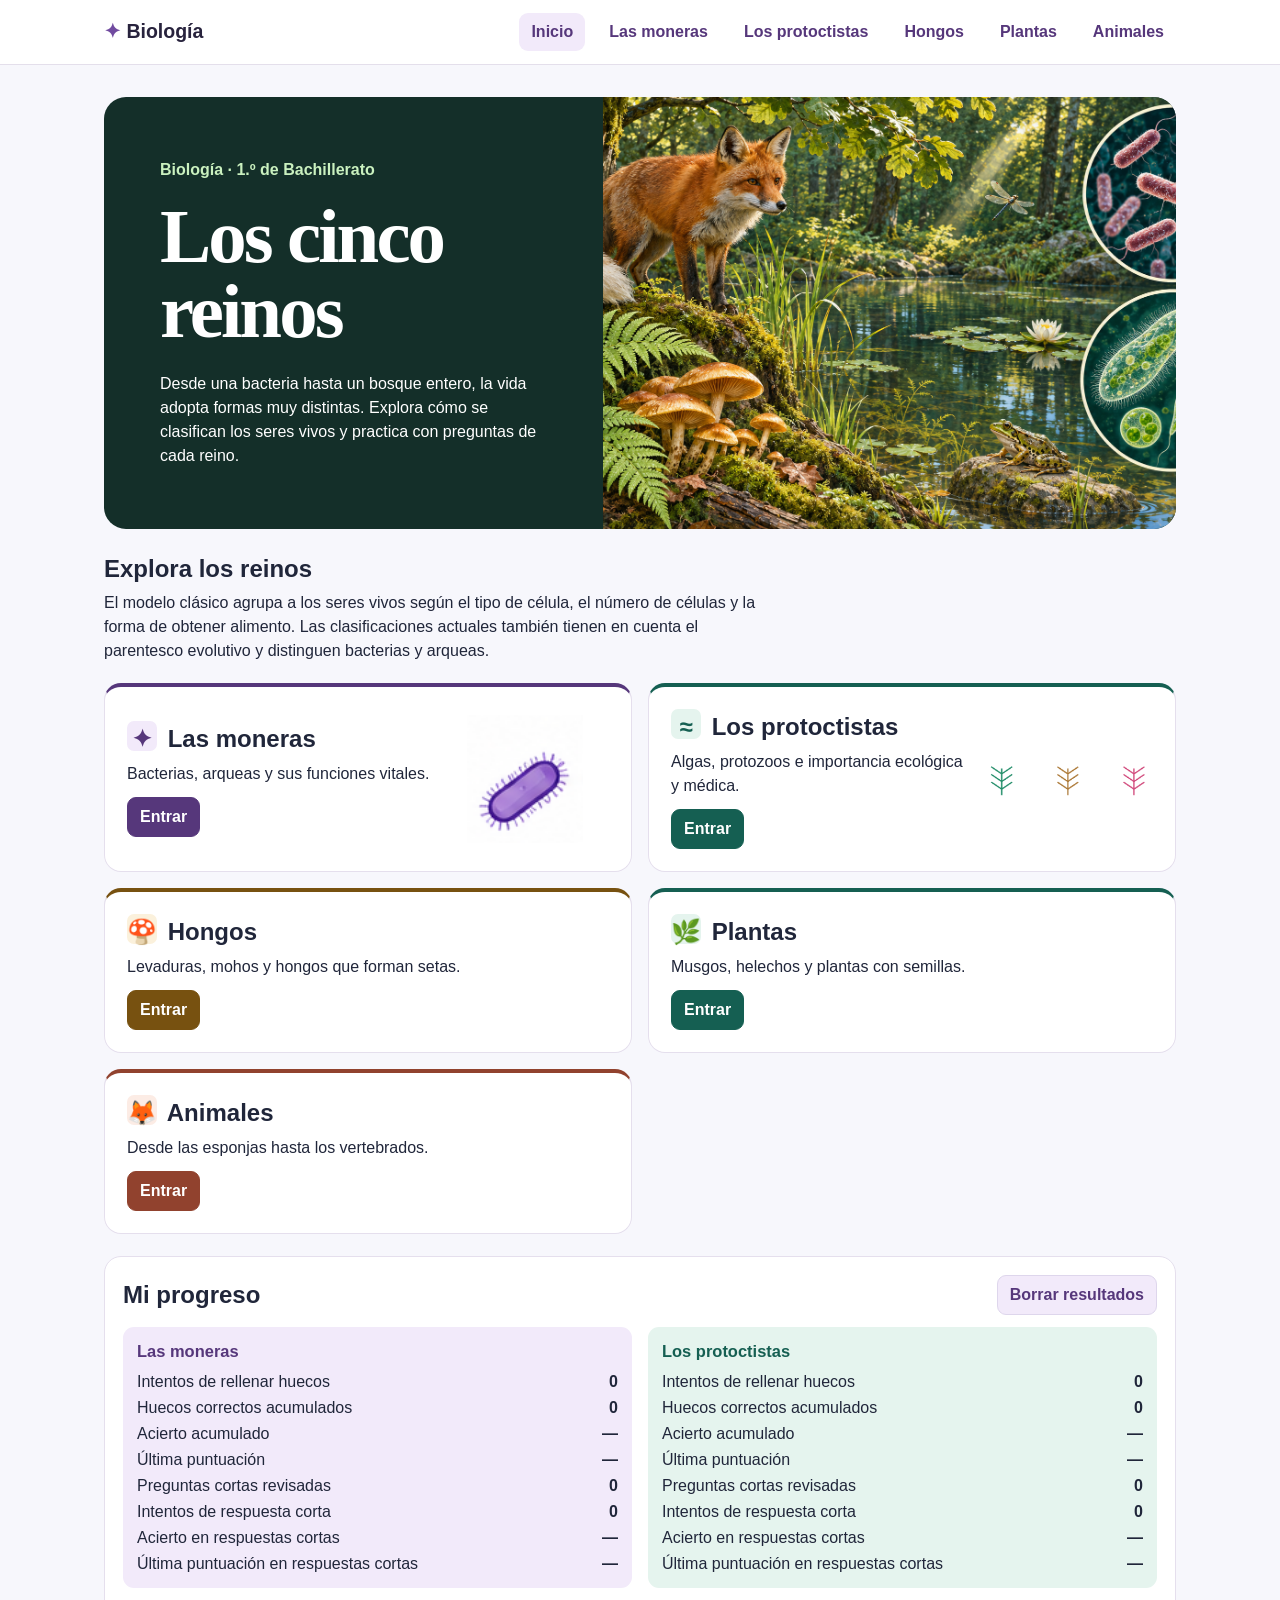
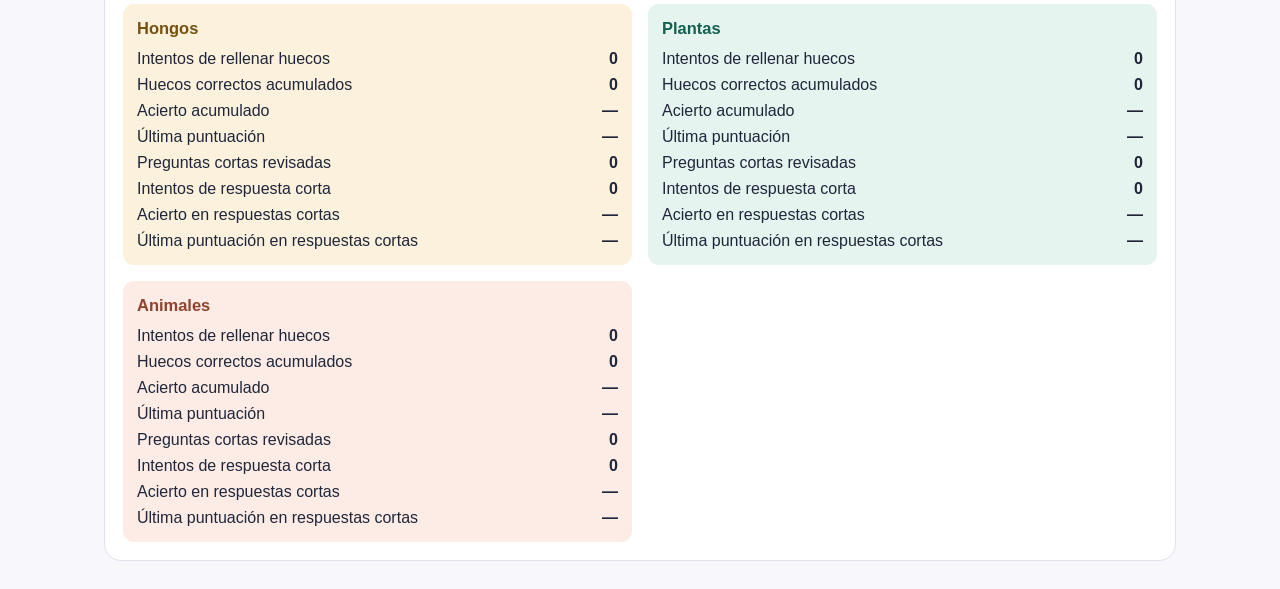
<file: index.html>
<!doctype html>
<html lang="es">
<head>
  <meta charset="utf-8">
  <meta name="viewport" content="width=device-width, initial-scale=1">
  <meta name="description" content="Introducción a los cinco reinos con resúmenes y ejercicios interactivos.">
  <title>Los cinco reinos · Biología</title>
  <link rel="stylesheet" href="estilos.css">
  <script defer src="materiales.js"></script>
  <script defer src="banco-preguntas.js"></script>
  <script defer src="unidad.js"></script>
  <script defer src="ejercicios.js"></script>
  <script defer src="app.js"></script>
</head>
<body>
  <header class="barra">
    <div class="ancho marca">
      <a href="#inicio" class="logotipo"><span aria-hidden="true">✦</span> Biología</a>
      <nav id="temas" aria-label="Temas"><a href="#inicio">Inicio</a></nav>
    </div>
  </header>
  <main class="ancho" id="principal">
    <section id="inicio">
      <div class="portada">
        <div class="portada-texto">
          <p class="nivel">Biología · 1.º de Bachillerato</p>
          <h1>Los cinco reinos</h1>
          <p>Desde una bacteria hasta un bosque entero, la vida adopta formas muy distintas. Explora cómo se clasifican los seres vivos y practica con preguntas de cada reino.</p>
        </div>
        <img src="ilustraciones/introduccion.png" alt="Zorro, helechos y setas junto a un estanque, con vistas microscópicas de bacterias y protoctistas">
      </div>
      <h2 class="titulo-reinos">Explora los reinos</h2>
      <p class="introduccion">El modelo clásico agrupa a los seres vivos según el tipo de célula, el número de células y la forma de obtener alimento. Las clasificaciones actuales también tienen en cuenta el parentesco evolutivo y distinguen bacterias y arqueas.</p>
      <div id="tarjetas" class="tarjetas"></div>
    </section>
    <section id="tema" hidden>
      <div class="cabecera-tema">
        <a href="#inicio">Volver al inicio</a>
        <h1 id="titulo-tema"></h1>
        <nav id="apartados" aria-label="Apartados del tema"></nav>
      </div>
      <div id="barra-material"></div>
      <div id="paneles"></div>
    </section>
    <section class="progreso" aria-labelledby="titulo-progreso">
      <div class="progreso-cab">
        <h2 id="titulo-progreso">Mi progreso</h2>
        <button id="borrar" type="button">Borrar resultados</button>
      </div>
      <p id="aviso-datos" role="status" hidden></p>
      <div id="resultados" class="resultados"></div>
    </section>
    <noscript>Activa JavaScript para ver los reinos y usar los ejercicios interactivos.</noscript>
  </main>
</body>
</html>
</file>
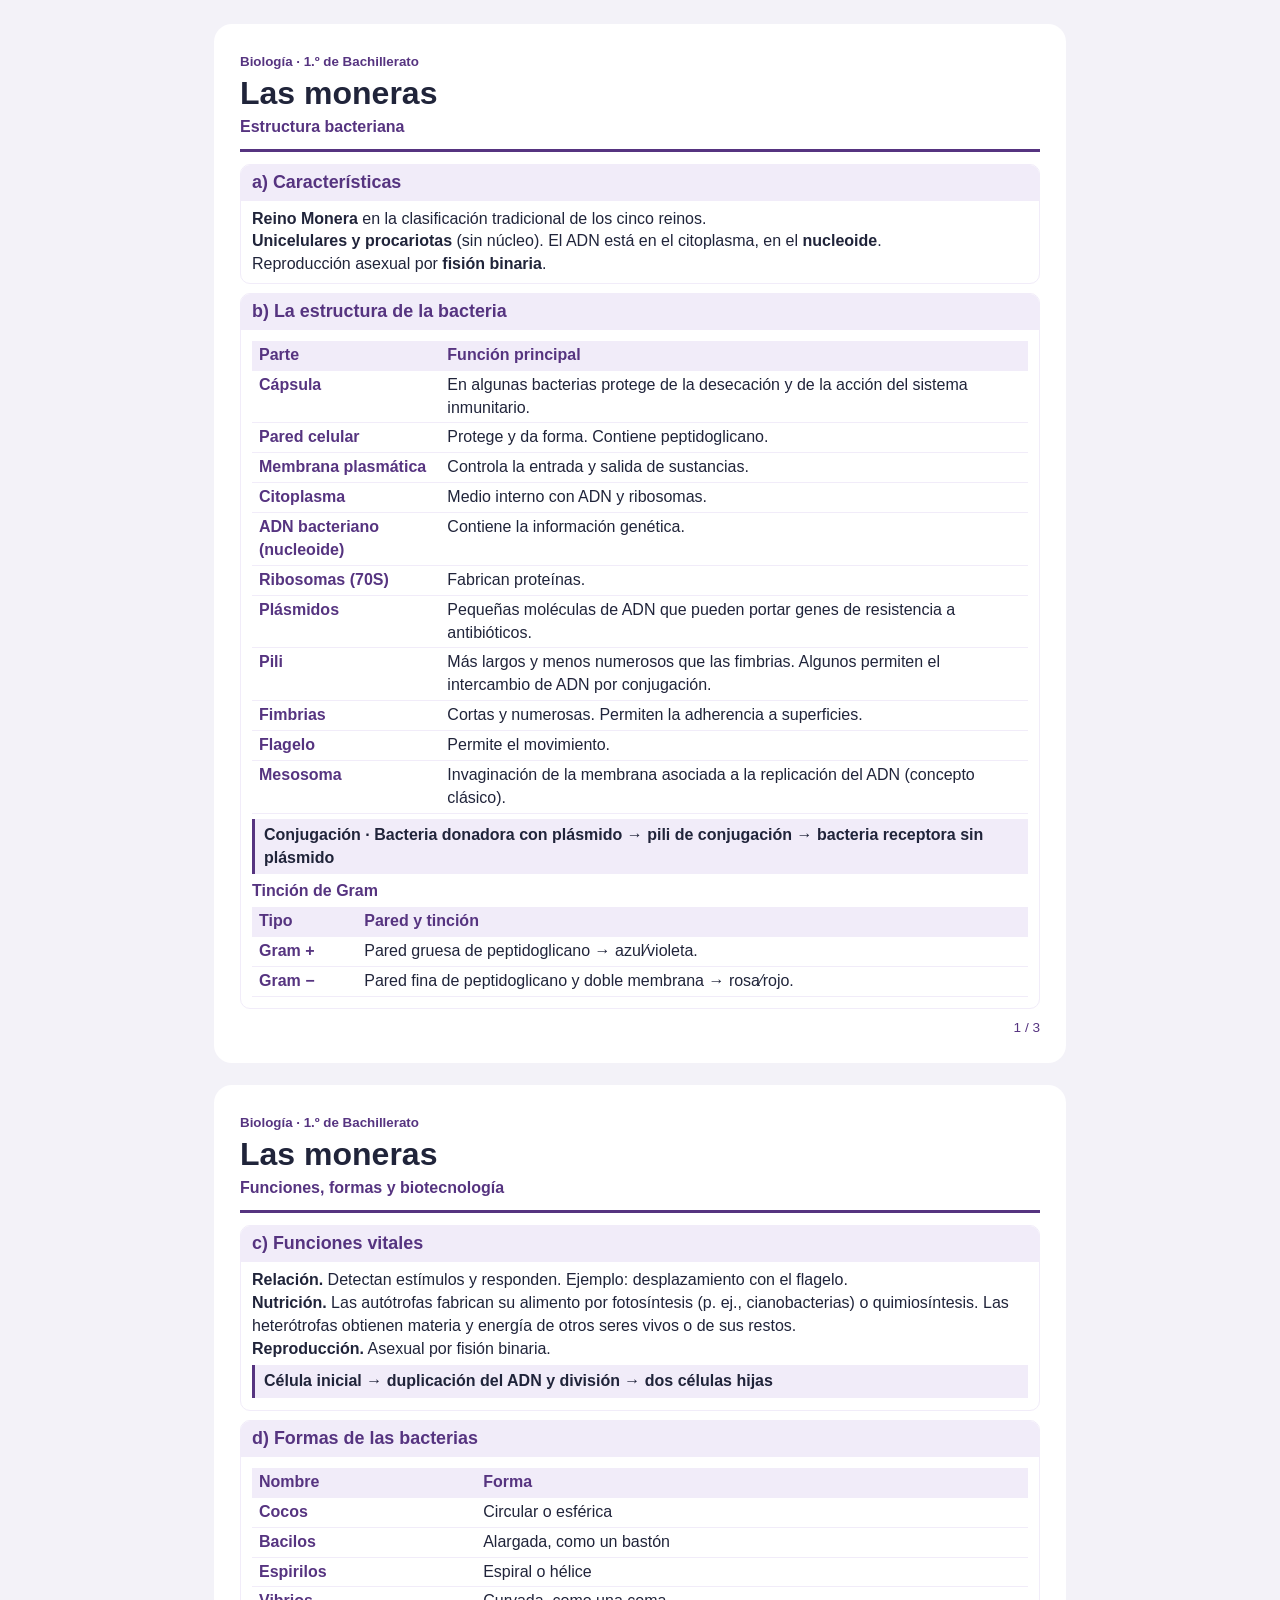
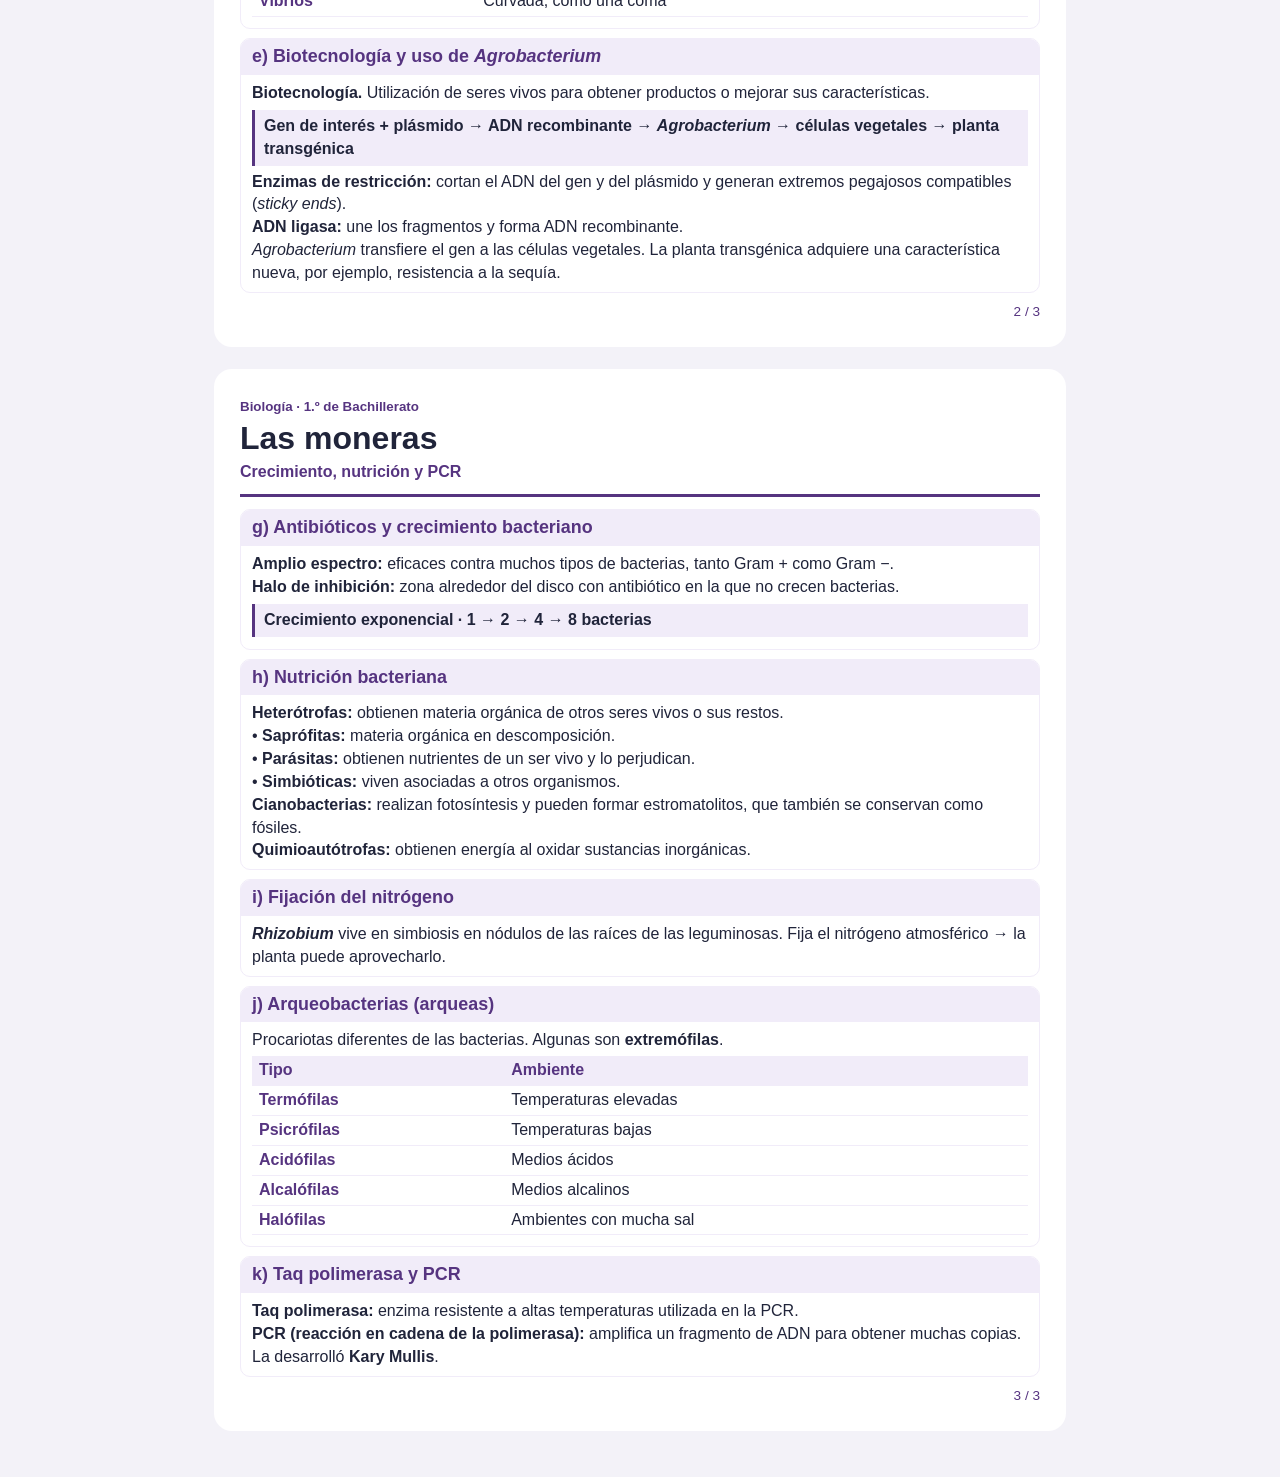
<file: materiales/01_esquema_moneras.html>
<!doctype html><html lang="es"><meta charset="utf-8"><meta name="viewport" content="width=device-width, initial-scale=1"><title>Las moneras</title><style>*{box-sizing:border-box}html{font:16px/1.43 "Segoe UI",Arial,sans-serif;color:#20243a;background:#f3f2f8}body{margin:0}main{max-width:900px;margin:auto;padding:24px}.sheet{background:white;padding:26px;margin-bottom:22px;border-radius:18px;--tint:#f1ecf9;--accent:#563480}.green{--tint:#e5f4ef;--accent:#166054}header{border-bottom:3px solid var(--accent);padding-bottom:10px;margin-bottom:12px}small{color:var(--accent);font-weight:700}h1,h2,h3,p{margin:0}h1{font-size:2em;line-height:1.1;margin:3px 0 5px}header p{color:var(--accent);font-weight:600}section{border:1px solid var(--tint);border-radius:10px;overflow:hidden;margin:9px 0}h2{font-size:1.12em;background:var(--tint);padding:5px 11px;color:var(--accent)}section>div{padding:7px 11px}h3{font-size:1em;color:var(--accent);margin-top:6px}aside{background:var(--tint);border-left:3px solid var(--accent);padding:5px 9px;margin:5px 0;font-weight:600}table{width:100%;border-collapse:collapse;margin:4px 0;text-align:left}th,td{padding:3px 7px;border-bottom:1px solid var(--tint);vertical-align:top}th{color:var(--accent)}tr:first-child{background:var(--tint)}footer{text-align:right;color:var(--accent);font-size:.85em}@media(max-width:540px){main{padding:8px}.sheet{padding:12px}th,td{padding:4px}}@page{size:A4;margin:11mm 13mm}@media print{html{background:white;font-size:11pt;line-height:1.34}*{print-color-adjust:exact}main,.sheet{padding:0;margin:0;max-width:none}.sheet+.sheet{break-before:page}section,tr{break-inside:avoid}h2{break-after:avoid}}</style><main><article class="sheet "><header><small>Biología · 1.º de Bachillerato</small><h1>Las moneras</h1><p>Estructura bacteriana</p></header><section><h2>a) Características</h2><div><b>Reino Monera</b> en la clasificación tradicional de los cinco reinos.<br><b>Unicelulares y procariotas</b> (sin núcleo). El ADN está en el citoplasma, en el <b>nucleoide</b>.<br>Reproducción asexual por <b>fisión binaria</b>.</div></section><section><h2>b) La estructura de la bacteria</h2><div><table><tr><th scope="col">Parte</th><th scope="col">Función principal</th></tr><tr><th scope="row">Cápsula</th><td>En algunas bacterias protege de la desecación y de la acción del sistema inmunitario.</td></tr><tr><th scope="row">Pared celular</th><td>Protege y da forma. Contiene peptidoglicano.</td></tr><tr><th scope="row">Membrana plasmática</th><td>Controla la entrada y salida de sustancias.</td></tr><tr><th scope="row">Citoplasma</th><td>Medio interno con ADN y ribosomas.</td></tr><tr><th scope="row">ADN bacteriano (nucleoide)</th><td>Contiene la información genética.</td></tr><tr><th scope="row">Ribosomas (70S)</th><td>Fabrican proteínas.</td></tr><tr><th scope="row">Plásmidos</th><td>Pequeñas moléculas de ADN que pueden portar genes de resistencia a antibióticos.</td></tr><tr><th scope="row">Pili</th><td>Más largos y menos numerosos que las fimbrias. Algunos permiten el intercambio de ADN por conjugación.</td></tr><tr><th scope="row">Fimbrias</th><td>Cortas y numerosas. Permiten la adherencia a superficies.</td></tr><tr><th scope="row">Flagelo</th><td>Permite el movimiento.</td></tr><tr><th scope="row">Mesosoma</th><td>Invaginación de la membrana asociada a la replicación del ADN (concepto clásico).</td></tr></table><aside>Conjugación · Bacteria donadora con plásmido → pili de conjugación → bacteria receptora sin plásmido</aside><h3>Tinción de Gram</h3><table><tr><th scope="col">Tipo</th><th scope="col">Pared y tinción</th></tr><tr><th scope="row">Gram +</th><td>Pared gruesa de peptidoglicano → azul⁄violeta.</td></tr><tr><th scope="row">Gram −</th><td>Pared fina de peptidoglicano y doble membrana → rosa⁄rojo.</td></tr></table></div></section><footer>1 / 3</footer></article><article class="sheet "><header><small>Biología · 1.º de Bachillerato</small><h1>Las moneras</h1><p>Funciones, formas y biotecnología</p></header><section><h2>c) Funciones vitales</h2><div><b>Relación.</b> Detectan estímulos y responden. Ejemplo: desplazamiento con el flagelo.<br><b>Nutrición.</b> Las autótrofas fabrican su alimento por fotosíntesis (p. ej., cianobacterias) o quimiosíntesis. Las heterótrofas obtienen materia y energía de otros seres vivos o de sus restos.<br><b>Reproducción.</b> Asexual por fisión binaria.<aside>Célula inicial → duplicación del ADN y división → dos células hijas</aside></div></section><section><h2>d) Formas de las bacterias</h2><div><table><tr><th scope="col">Nombre</th><th scope="col">Forma</th></tr><tr><th scope="row">Cocos</th><td>Circular o esférica</td></tr><tr><th scope="row">Bacilos</th><td>Alargada, como un bastón</td></tr><tr><th scope="row">Espirilos</th><td>Espiral o hélice</td></tr><tr><th scope="row">Vibrios</th><td>Curvada, como una coma</td></tr></table></div></section><section><h2>e) Biotecnología y uso de <i>Agrobacterium</i></h2><div><b>Biotecnología.</b> Utilización de seres vivos para obtener productos o mejorar sus características.<aside>Gen de interés + plásmido → ADN recombinante → <i>Agrobacterium</i> → células vegetales → planta transgénica</aside><b>Enzimas de restricción:</b> cortan el ADN del gen y del plásmido y generan extremos pegajosos compatibles (<i>sticky ends</i>).<br><b>ADN ligasa:</b> une los fragmentos y forma ADN recombinante.<br><i>Agrobacterium</i> transfiere el gen a las células vegetales. La planta transgénica adquiere una característica nueva, por ejemplo, resistencia a la sequía.</div></section><footer>2 / 3</footer></article><article class="sheet "><header><small>Biología · 1.º de Bachillerato</small><h1>Las moneras</h1><p>Crecimiento, nutrición y PCR</p></header><section><h2>g) Antibióticos y crecimiento bacteriano</h2><div><b>Amplio espectro:</b> eficaces contra muchos tipos de bacterias, tanto Gram + como Gram −.<br><b>Halo de inhibición:</b> zona alrededor del disco con antibiótico en la que no crecen bacterias.<aside>Crecimiento exponencial · 1 → 2 → 4 → 8 bacterias</aside></div></section><section><h2>h) Nutrición bacteriana</h2><div><b>Heterótrofas:</b> obtienen materia orgánica de otros seres vivos o sus restos.<br>• <b>Saprófitas:</b> materia orgánica en descomposición.<br>• <b>Parásitas:</b> obtienen nutrientes de un ser vivo y lo perjudican.<br>• <b>Simbióticas:</b> viven asociadas a otros organismos.<br><b>Cianobacterias:</b> realizan fotosíntesis y pueden formar estromatolitos, que también se conservan como fósiles.<br><b>Quimioautótrofas:</b> obtienen energía al oxidar sustancias inorgánicas.</div></section><section><h2>i) Fijación del nitrógeno</h2><div><i><b>Rhizobium</b></i> vive en simbiosis en nódulos de las raíces de las leguminosas. Fija el nitrógeno atmosférico → la planta puede aprovecharlo.</div></section><section><h2>j) Arqueobacterias (arqueas)</h2><div>Procariotas diferentes de las bacterias. Algunas son <b>extremófilas</b>.<table><tr><th scope="col">Tipo</th><th scope="col">Ambiente</th></tr><tr><th scope="row">Termófilas</th><td>Temperaturas elevadas</td></tr><tr><th scope="row">Psicrófilas</th><td>Temperaturas bajas</td></tr><tr><th scope="row">Acidófilas</th><td>Medios ácidos</td></tr><tr><th scope="row">Alcalófilas</th><td>Medios alcalinos</td></tr><tr><th scope="row">Halófilas</th><td>Ambientes con mucha sal</td></tr></table></div></section><section><h2>k) Taq polimerasa y PCR</h2><div><b>Taq polimerasa:</b> enzima resistente a altas temperaturas utilizada en la PCR.<br><b>PCR (reacción en cadena de la polimerasa):</b> amplifica un fragmento de ADN para obtener muchas copias. La desarrolló <b>Kary Mullis</b>.</div></section><footer>3 / 3</footer></article></main></html>
</file>
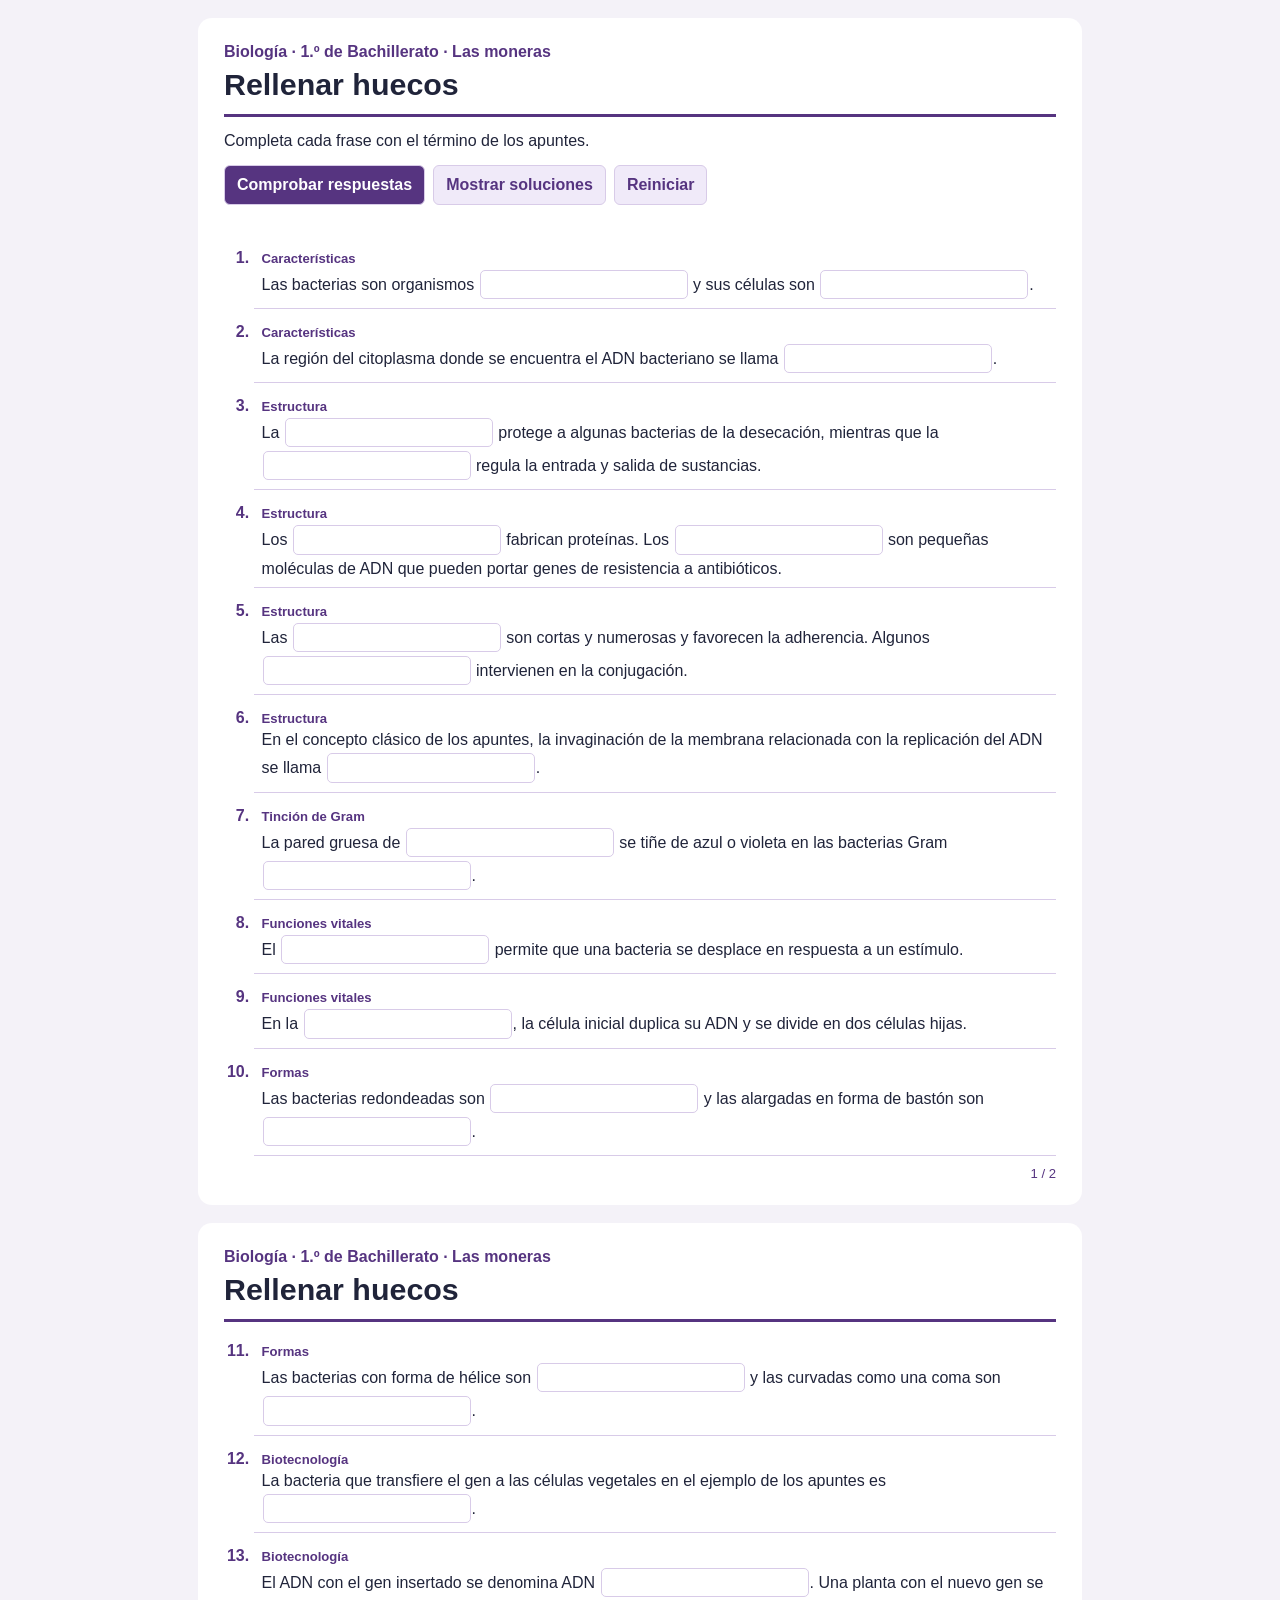
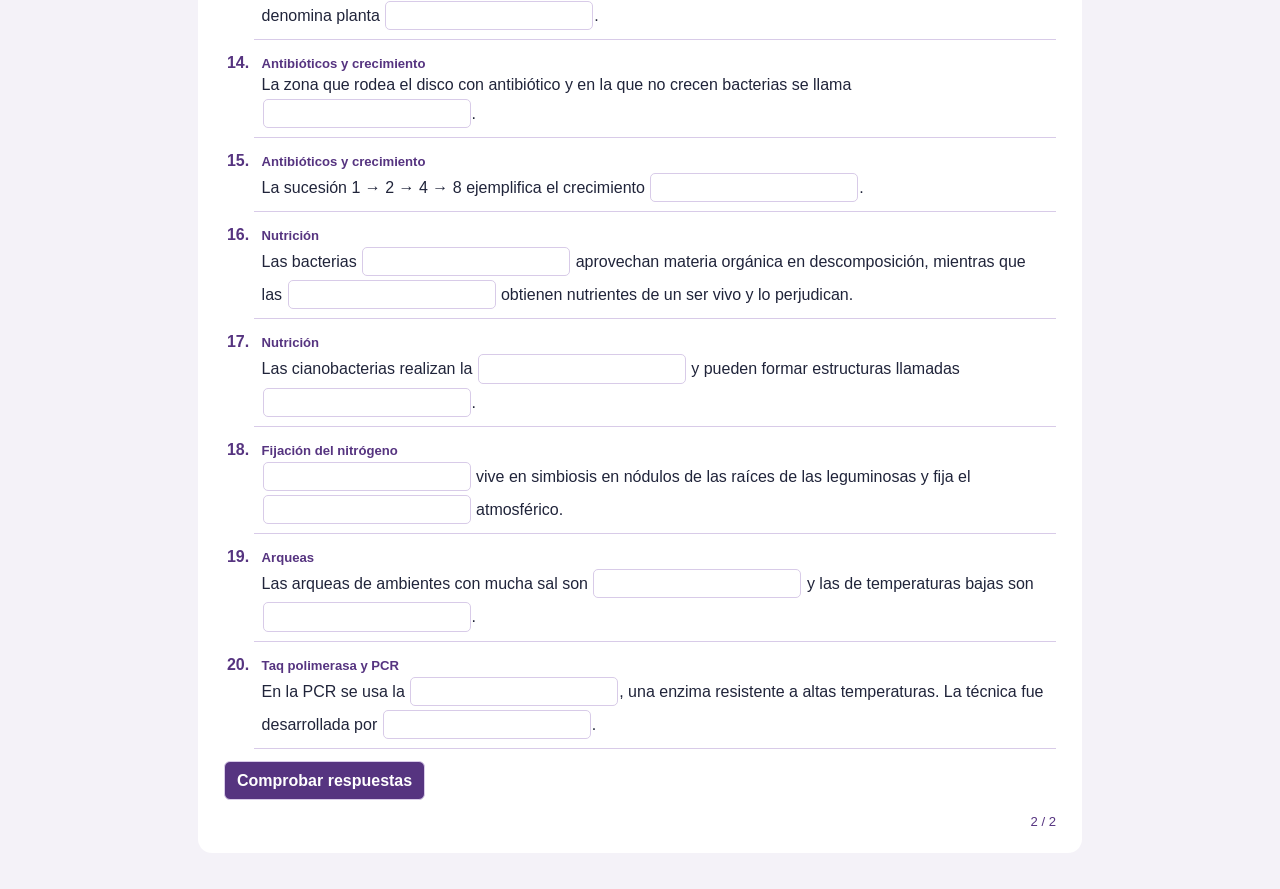
<file: materiales/01_rellenar_huecos_moneras.html>
<!doctype html><html lang="es"><head><meta charset="utf-8"><meta name="viewport" content="width=device-width, initial-scale=1"><title>Rellenar huecos · Las moneras</title><style>*{box-sizing:border-box}html{font:16px/1.45 "Segoe UI",Arial,sans-serif;background:#f4f2f8;color:#20243a}body{margin:0;--accent:#563480;--wash:#f0eaf9;--line:#d8cbe8}body.green{--accent:#166054;--wash:#e5f4ef;--line:#bddbd1}main{max-width:920px;margin:auto;padding:18px}.sheet{background:white;padding:22px 26px;margin:0 0 18px;border-radius:14px}header{border-bottom:3px solid var(--accent);padding-bottom:11px;margin-bottom:12px}h1,h2,p{margin:0}h1{font-size:1.9em;line-height:1.12;margin:4px 0 2px}header strong,.topic,summary,footer{color:var(--accent)}.intro{margin:8px 0 13px}.actions{display:flex;flex-wrap:wrap;gap:8px;margin:12px 0}button{font:inherit;font-weight:600;cursor:pointer;color:var(--accent);background:var(--wash);border:1px solid var(--line);padding:7px 12px;border-radius:6px}button[type=submit]{background:var(--accent);color:white}.status{min-height:1.5em}ol{padding-left:1.85em;margin:0}li{padding:5px 8px 7px;margin:0 0 6px;border-bottom:1px solid var(--line)}li::marker{color:var(--accent);font-weight:700}.topic{display:block;font-size:.82em;font-weight:700}.slot{display:inline-block;max-width:100%;vertical-align:baseline}.blank{font:inherit;color:inherit;border:1px solid var(--line);border-radius:5px;width:13em;max-width:100%;padding:2px 5px;margin:2px 1px}input[data-state=ok]{border-color:#27674f;background:#e4f5eb}input[data-state=error]{border-color:#a12e39;background:#fff0f1}input[data-state=shown]{background:var(--wash)}.mark{display:block;font-size:.74em;font-weight:700;color:var(--accent)}.mark:empty{display:none}textarea{display:block;width:100%;min-height:5rem;resize:vertical;font:inherit;margin:6px 0;border:1px solid var(--line);border-radius:5px;padding:7px}details{padding:5px 9px;background:var(--wash);border-radius:5px}summary{font-weight:700;cursor:pointer}details p{padding:4px 0}h2{font-size:1.16em;color:var(--accent);margin:10px 0}.answer{margin:3px 0 0}.answer-key li{padding-top:3px;padding-bottom:4px}.print-only{display:none}footer{text-align:right;font-size:.82em;margin-top:8px}@media(max-width:540px){main{padding:8px}.sheet{padding:14px}ol{padding-left:1.4em}.blank{width:10em}}@page{size:A4;margin:12mm 14mm}@media print{html{background:white;font-size:11pt;line-height:1.37}*{print-color-adjust:exact}main,.sheet{padding:0;margin:0}.sheet+.sheet{break-before:page}.screen-only,input,.mark,textarea,details{display:none!important}.print-only{display:initial}.write{display:inline-block;width:46mm;border-bottom:1px solid #50576a;height:.9em}.lines{display:block;height:39mm;background:repeating-linear-gradient(to bottom,transparent 0,transparent calc(9mm - .35pt),#9b9da7 calc(9mm - .35pt),#9b9da7 9mm);margin:1mm 0 2mm}li{break-inside:avoid}.short li{margin-bottom:7px}.answer-key li{margin-bottom:3px}}</style></head><body class=""><main><form id="huecos"><article class="sheet"><header><strong>Biología · 1.º de Bachillerato · Las moneras</strong><h1>Rellenar huecos</h1></header><p class="intro">Completa cada frase con el término de los apuntes.</p><div class="actions screen-only"><button type="submit">Comprobar respuestas</button><button type="button" id="soluciones">Mostrar soluciones</button><button type="reset">Reiniciar</button></div><p class="status screen-only" id="resultado" role="status"></p><ol start="1" class=""><li><span class="topic">Características</span>Las bacterias son organismos <span class="slot"><input type="text" class="blank" aria-label="Pregunta 1, hueco 1" data-answers="unicelulares" spellcheck="false" autocomplete="off"><span class="mark"></span><span class="print-only write" aria-hidden="true"></span></span> y sus células son <span class="slot"><input type="text" class="blank" aria-label="Pregunta 1, hueco 2" data-answers="procariotas~procariontes" spellcheck="false" autocomplete="off"><span class="mark"></span><span class="print-only write" aria-hidden="true"></span></span>.</li><li><span class="topic">Características</span>La región del citoplasma donde se encuentra el ADN bacteriano se llama <span class="slot"><input type="text" class="blank" aria-label="Pregunta 2, hueco 1" data-answers="nucleoide" spellcheck="false" autocomplete="off"><span class="mark"></span><span class="print-only write" aria-hidden="true"></span></span>.</li><li><span class="topic">Estructura</span>La <span class="slot"><input type="text" class="blank" aria-label="Pregunta 3, hueco 1" data-answers="cápsula" spellcheck="false" autocomplete="off"><span class="mark"></span><span class="print-only write" aria-hidden="true"></span></span> protege a algunas bacterias de la desecación, mientras que la <span class="slot"><input type="text" class="blank" aria-label="Pregunta 3, hueco 2" data-answers="membrana plasmática~membrana celular" spellcheck="false" autocomplete="off"><span class="mark"></span><span class="print-only write" aria-hidden="true"></span></span> regula la entrada y salida de sustancias.</li><li><span class="topic">Estructura</span>Los <span class="slot"><input type="text" class="blank" aria-label="Pregunta 4, hueco 1" data-answers="ribosomas 70S~ribosomas~ribosomas (70S)" spellcheck="false" autocomplete="off"><span class="mark"></span><span class="print-only write" aria-hidden="true"></span></span> fabrican proteínas. Los <span class="slot"><input type="text" class="blank" aria-label="Pregunta 4, hueco 2" data-answers="plásmidos" spellcheck="false" autocomplete="off"><span class="mark"></span><span class="print-only write" aria-hidden="true"></span></span> son pequeñas moléculas de ADN que pueden portar genes de resistencia a antibióticos.</li><li><span class="topic">Estructura</span>Las <span class="slot"><input type="text" class="blank" aria-label="Pregunta 5, hueco 1" data-answers="fimbrias" spellcheck="false" autocomplete="off"><span class="mark"></span><span class="print-only write" aria-hidden="true"></span></span> son cortas y numerosas y favorecen la adherencia. Algunos <span class="slot"><input type="text" class="blank" aria-label="Pregunta 5, hueco 2" data-answers="pili~pilis" spellcheck="false" autocomplete="off"><span class="mark"></span><span class="print-only write" aria-hidden="true"></span></span> intervienen en la conjugación.</li><li><span class="topic">Estructura</span>En el concepto clásico de los apuntes, la invaginación de la membrana relacionada con la replicación del ADN se llama <span class="slot"><input type="text" class="blank" aria-label="Pregunta 6, hueco 1" data-answers="mesosoma" spellcheck="false" autocomplete="off"><span class="mark"></span><span class="print-only write" aria-hidden="true"></span></span>.</li><li><span class="topic">Tinción de Gram</span>La pared gruesa de <span class="slot"><input type="text" class="blank" aria-label="Pregunta 7, hueco 1" data-answers="peptidoglicano" spellcheck="false" autocomplete="off"><span class="mark"></span><span class="print-only write" aria-hidden="true"></span></span> se tiñe de azul o violeta en las bacterias Gram <span class="slot"><input type="text" class="blank" aria-label="Pregunta 7, hueco 2" data-answers="positivas~positivo~+" spellcheck="false" autocomplete="off"><span class="mark"></span><span class="print-only write" aria-hidden="true"></span></span>.</li><li><span class="topic">Funciones vitales</span>El <span class="slot"><input type="text" class="blank" aria-label="Pregunta 8, hueco 1" data-answers="flagelo" spellcheck="false" autocomplete="off"><span class="mark"></span><span class="print-only write" aria-hidden="true"></span></span> permite que una bacteria se desplace en respuesta a un estímulo.</li><li><span class="topic">Funciones vitales</span>En la <span class="slot"><input type="text" class="blank" aria-label="Pregunta 9, hueco 1" data-answers="fisión binaria~bipartición" spellcheck="false" autocomplete="off"><span class="mark"></span><span class="print-only write" aria-hidden="true"></span></span>, la célula inicial duplica su ADN y se divide en dos células hijas.</li><li><span class="topic">Formas</span>Las bacterias redondeadas son <span class="slot"><input type="text" class="blank" aria-label="Pregunta 10, hueco 1" data-answers="cocos" spellcheck="false" autocomplete="off"><span class="mark"></span><span class="print-only write" aria-hidden="true"></span></span> y las alargadas en forma de bastón son <span class="slot"><input type="text" class="blank" aria-label="Pregunta 10, hueco 2" data-answers="bacilos" spellcheck="false" autocomplete="off"><span class="mark"></span><span class="print-only write" aria-hidden="true"></span></span>.</li></ol><footer>1 / 2</footer></article><article class="sheet"><header><strong>Biología · 1.º de Bachillerato · Las moneras</strong><h1>Rellenar huecos</h1></header><ol start="11" class=""><li><span class="topic">Formas</span>Las bacterias con forma de hélice son <span class="slot"><input type="text" class="blank" aria-label="Pregunta 11, hueco 1" data-answers="espirilos" spellcheck="false" autocomplete="off"><span class="mark"></span><span class="print-only write" aria-hidden="true"></span></span> y las curvadas como una coma son <span class="slot"><input type="text" class="blank" aria-label="Pregunta 11, hueco 2" data-answers="vibrios" spellcheck="false" autocomplete="off"><span class="mark"></span><span class="print-only write" aria-hidden="true"></span></span>.</li><li><span class="topic">Biotecnología</span>La bacteria que transfiere el gen a las células vegetales en el ejemplo de los apuntes es <span class="slot"><input type="text" class="blank" aria-label="Pregunta 12, hueco 1" data-answers="Agrobacterium" spellcheck="false" autocomplete="off"><span class="mark"></span><span class="print-only write" aria-hidden="true"></span></span>.</li><li><span class="topic">Biotecnología</span>El ADN con el gen insertado se denomina ADN <span class="slot"><input type="text" class="blank" aria-label="Pregunta 13, hueco 1" data-answers="recombinante" spellcheck="false" autocomplete="off"><span class="mark"></span><span class="print-only write" aria-hidden="true"></span></span>. Una planta con el nuevo gen se denomina planta <span class="slot"><input type="text" class="blank" aria-label="Pregunta 13, hueco 2" data-answers="transgénica" spellcheck="false" autocomplete="off"><span class="mark"></span><span class="print-only write" aria-hidden="true"></span></span>.</li><li><span class="topic">Antibióticos y crecimiento</span>La zona que rodea el disco con antibiótico y en la que no crecen bacterias se llama <span class="slot"><input type="text" class="blank" aria-label="Pregunta 14, hueco 1" data-answers="halo de inhibición~zona de inhibición" spellcheck="false" autocomplete="off"><span class="mark"></span><span class="print-only write" aria-hidden="true"></span></span>.</li><li><span class="topic">Antibióticos y crecimiento</span>La sucesión 1 → 2 → 4 → 8 ejemplifica el crecimiento <span class="slot"><input type="text" class="blank" aria-label="Pregunta 15, hueco 1" data-answers="exponencial" spellcheck="false" autocomplete="off"><span class="mark"></span><span class="print-only write" aria-hidden="true"></span></span>.</li><li><span class="topic">Nutrición</span>Las bacterias <span class="slot"><input type="text" class="blank" aria-label="Pregunta 16, hueco 1" data-answers="saprófitas~saprofíticas" spellcheck="false" autocomplete="off"><span class="mark"></span><span class="print-only write" aria-hidden="true"></span></span> aprovechan materia orgánica en descomposición, mientras que las <span class="slot"><input type="text" class="blank" aria-label="Pregunta 16, hueco 2" data-answers="parásitas" spellcheck="false" autocomplete="off"><span class="mark"></span><span class="print-only write" aria-hidden="true"></span></span> obtienen nutrientes de un ser vivo y lo perjudican.</li><li><span class="topic">Nutrición</span>Las cianobacterias realizan la <span class="slot"><input type="text" class="blank" aria-label="Pregunta 17, hueco 1" data-answers="fotosíntesis" spellcheck="false" autocomplete="off"><span class="mark"></span><span class="print-only write" aria-hidden="true"></span></span> y pueden formar estructuras llamadas <span class="slot"><input type="text" class="blank" aria-label="Pregunta 17, hueco 2" data-answers="estromatolitos" spellcheck="false" autocomplete="off"><span class="mark"></span><span class="print-only write" aria-hidden="true"></span></span>.</li><li><span class="topic">Fijación del nitrógeno</span><span class="slot"><input type="text" class="blank" aria-label="Pregunta 18, hueco 1" data-answers="Rhizobium" spellcheck="false" autocomplete="off"><span class="mark"></span><span class="print-only write" aria-hidden="true"></span></span> vive en simbiosis en nódulos de las raíces de las leguminosas y fija el <span class="slot"><input type="text" class="blank" aria-label="Pregunta 18, hueco 2" data-answers="nitrógeno~N₂~N2" spellcheck="false" autocomplete="off"><span class="mark"></span><span class="print-only write" aria-hidden="true"></span></span> atmosférico.</li><li><span class="topic">Arqueas</span>Las arqueas de ambientes con mucha sal son <span class="slot"><input type="text" class="blank" aria-label="Pregunta 19, hueco 1" data-answers="halófilas" spellcheck="false" autocomplete="off"><span class="mark"></span><span class="print-only write" aria-hidden="true"></span></span> y las de temperaturas bajas son <span class="slot"><input type="text" class="blank" aria-label="Pregunta 19, hueco 2" data-answers="psicrófilas" spellcheck="false" autocomplete="off"><span class="mark"></span><span class="print-only write" aria-hidden="true"></span></span>.</li><li><span class="topic">Taq polimerasa y PCR</span>En la PCR se usa la <span class="slot"><input type="text" class="blank" aria-label="Pregunta 20, hueco 1" data-answers="Taq polimerasa~polimerasa Taq" spellcheck="false" autocomplete="off"><span class="mark"></span><span class="print-only write" aria-hidden="true"></span></span>, una enzima resistente a altas temperaturas. La técnica fue desarrollada por <span class="slot"><input type="text" class="blank" aria-label="Pregunta 20, hueco 2" data-answers="Kary Mullis~Mullis" spellcheck="false" autocomplete="off"><span class="mark"></span><span class="print-only write" aria-hidden="true"></span></span>.</li></ol><div class="actions screen-only"><button type="submit">Comprobar respuestas</button></div><footer>2 / 2</footer></article></form><script>(()=> {
const form=document.querySelector('#huecos');
if(!form)return;
const fields=[...form.querySelectorAll('input')];
const status=document.querySelector('#resultado');
const normalize=value=>value.normalize('NFKD').toLowerCase().replace(/\p{M}/gu,'').replace(/\s+/g,' ').trim();
const clear=field=>{delete field.dataset.state;field.removeAttribute('aria-invalid');field.nextElementSibling.textContent='';};
const mark=(field,state,label)=>{field.dataset.state=state;field.nextElementSibling.textContent=label;};
form.addEventListener('submit',event=>{
 event.preventDefault();
 let correct=0, empty=0;
 for(const field of fields){
  clear(field);
  const answer=normalize(field.value);
  if(!answer){empty++;mark(field,'empty','Sin responder');continue;}
  const accepted=field.dataset.answers.split('~').map(normalize);
  if(accepted.includes(answer)){correct++;mark(field,'ok','Correcta');}
  else{field.setAttribute('aria-invalid','true');mark(field,'error','Revisa la respuesta');}
 }
 status.textContent=correct+' de '+fields.length+' huecos correctos · '+empty+' sin responder.';
});
document.querySelector('#soluciones').addEventListener('click',()=>{
 for(const field of fields){clear(field);field.value=field.dataset.answers.split('~')[0];mark(field,'shown','Solución');}
 status.textContent='Soluciones mostradas.';
});
form.addEventListener('reset',()=>{fields.forEach(clear);status.textContent='Ejercicio reiniciado.';});
fields.forEach(field=>field.addEventListener('input',()=>{clear(field);status.textContent='';}));
})();</script></main></body></html>
</file>
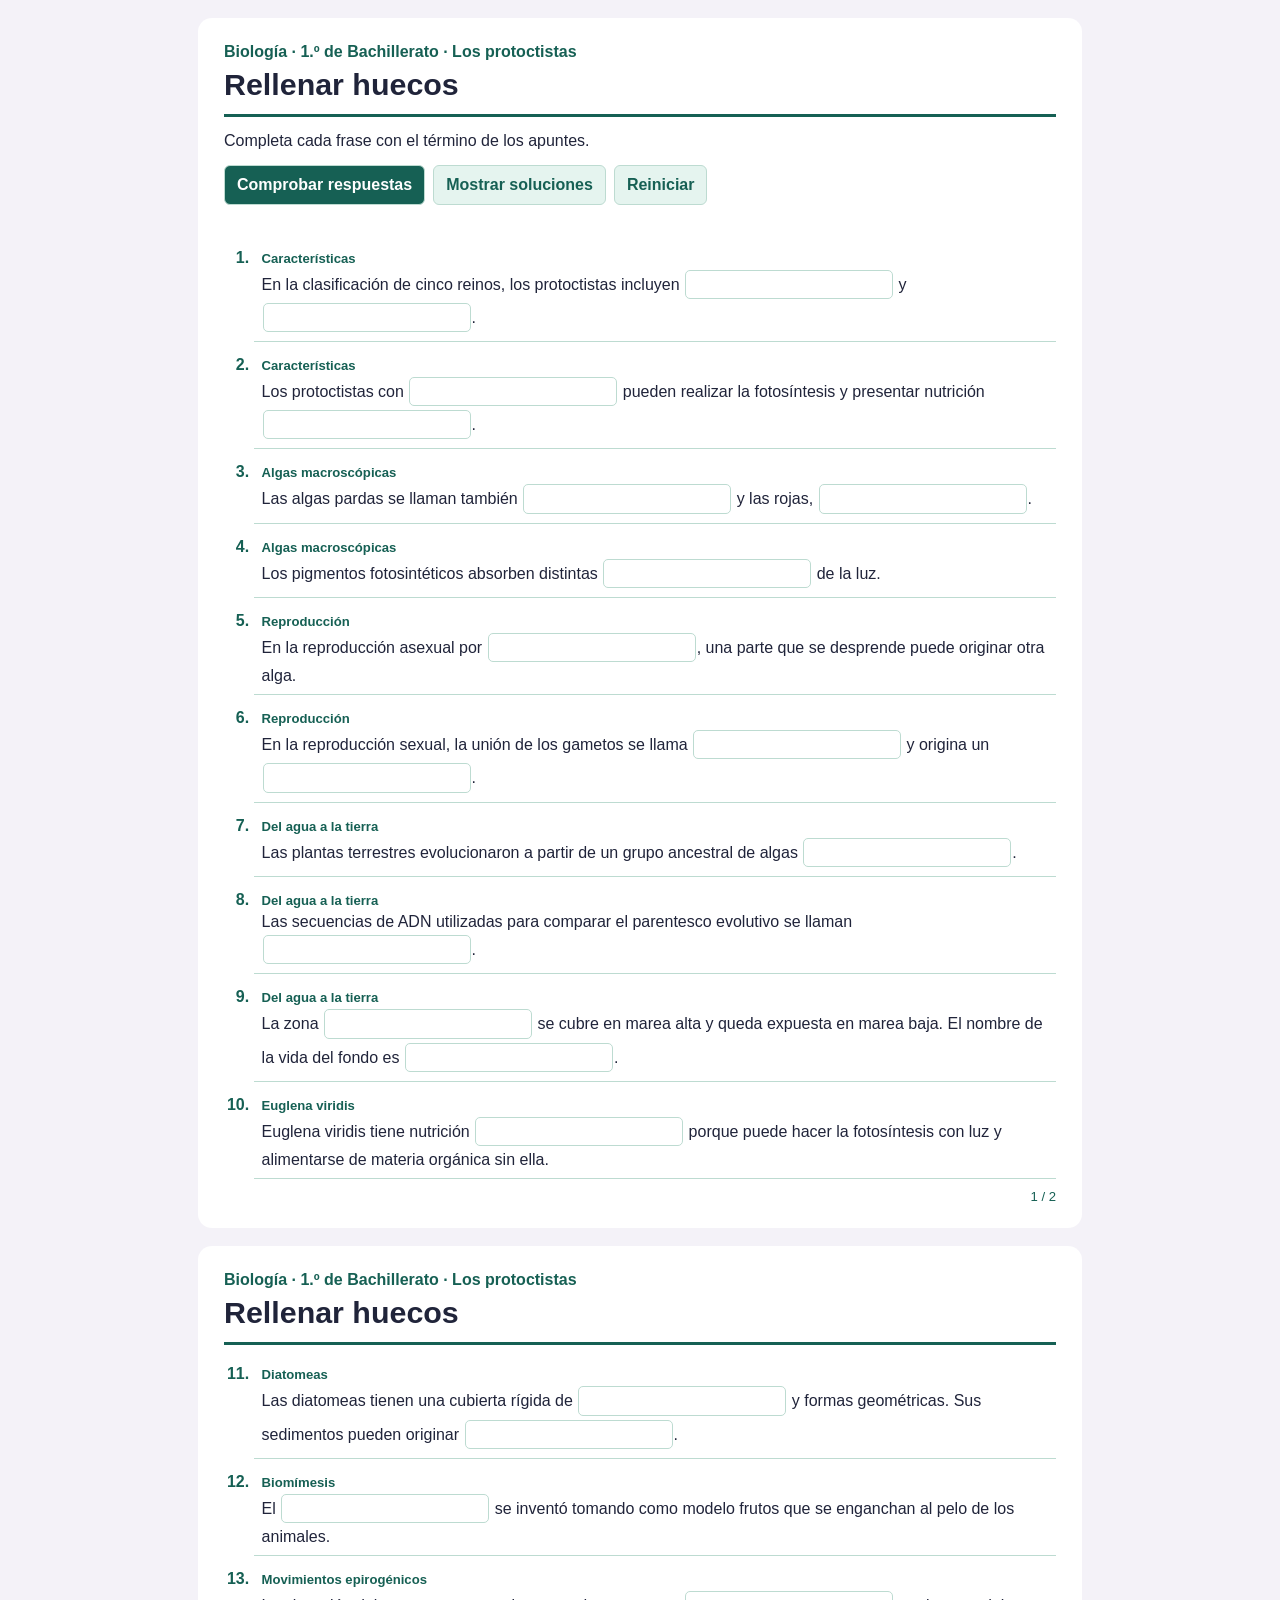
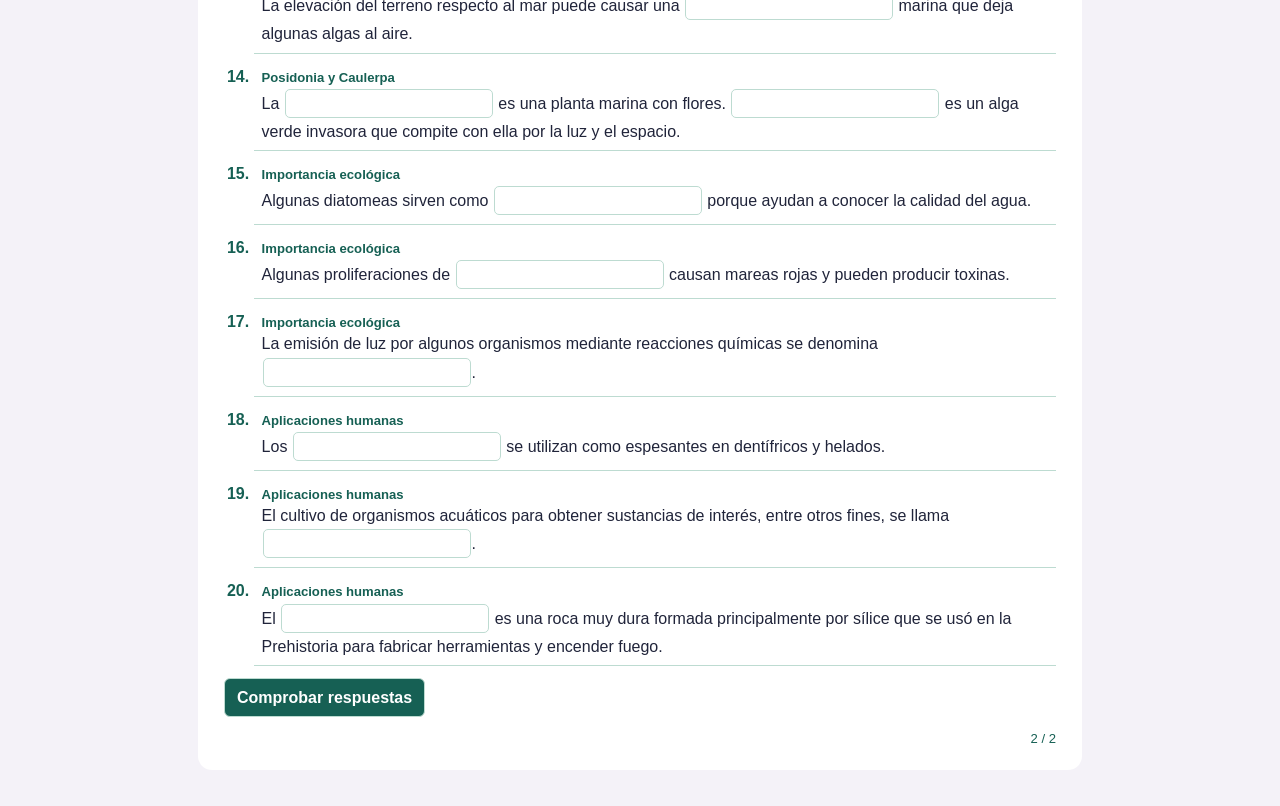
<file: materiales/01_rellenar_huecos_protoctistas.html>
<!doctype html><html lang="es"><head><meta charset="utf-8"><meta name="viewport" content="width=device-width, initial-scale=1"><title>Rellenar huecos · Los protoctistas</title><style>*{box-sizing:border-box}html{font:16px/1.45 "Segoe UI",Arial,sans-serif;background:#f4f2f8;color:#20243a}body{margin:0;--accent:#563480;--wash:#f0eaf9;--line:#d8cbe8}body.green{--accent:#166054;--wash:#e5f4ef;--line:#bddbd1}main{max-width:920px;margin:auto;padding:18px}.sheet{background:white;padding:22px 26px;margin:0 0 18px;border-radius:14px}header{border-bottom:3px solid var(--accent);padding-bottom:11px;margin-bottom:12px}h1,h2,p{margin:0}h1{font-size:1.9em;line-height:1.12;margin:4px 0 2px}header strong,.topic,summary,footer{color:var(--accent)}.intro{margin:8px 0 13px}.actions{display:flex;flex-wrap:wrap;gap:8px;margin:12px 0}button{font:inherit;font-weight:600;cursor:pointer;color:var(--accent);background:var(--wash);border:1px solid var(--line);padding:7px 12px;border-radius:6px}button[type=submit]{background:var(--accent);color:white}.status{min-height:1.5em}ol{padding-left:1.85em;margin:0}li{padding:5px 8px 7px;margin:0 0 6px;border-bottom:1px solid var(--line)}li::marker{color:var(--accent);font-weight:700}.topic{display:block;font-size:.82em;font-weight:700}.slot{display:inline-block;max-width:100%;vertical-align:baseline}.blank{font:inherit;color:inherit;border:1px solid var(--line);border-radius:5px;width:13em;max-width:100%;padding:2px 5px;margin:2px 1px}input[data-state=ok]{border-color:#27674f;background:#e4f5eb}input[data-state=error]{border-color:#a12e39;background:#fff0f1}input[data-state=shown]{background:var(--wash)}.mark{display:block;font-size:.74em;font-weight:700;color:var(--accent)}.mark:empty{display:none}textarea{display:block;width:100%;min-height:5rem;resize:vertical;font:inherit;margin:6px 0;border:1px solid var(--line);border-radius:5px;padding:7px}details{padding:5px 9px;background:var(--wash);border-radius:5px}summary{font-weight:700;cursor:pointer}details p{padding:4px 0}h2{font-size:1.16em;color:var(--accent);margin:10px 0}.answer{margin:3px 0 0}.answer-key li{padding-top:3px;padding-bottom:4px}.print-only{display:none}footer{text-align:right;font-size:.82em;margin-top:8px}@media(max-width:540px){main{padding:8px}.sheet{padding:14px}ol{padding-left:1.4em}.blank{width:10em}}@page{size:A4;margin:12mm 14mm}@media print{html{background:white;font-size:11pt;line-height:1.37}*{print-color-adjust:exact}main,.sheet{padding:0;margin:0}.sheet+.sheet{break-before:page}.screen-only,input,.mark,textarea,details{display:none!important}.print-only{display:initial}.write{display:inline-block;width:46mm;border-bottom:1px solid #50576a;height:.9em}.lines{display:block;height:39mm;background:repeating-linear-gradient(to bottom,transparent 0,transparent calc(9mm - .35pt),#9b9da7 calc(9mm - .35pt),#9b9da7 9mm);margin:1mm 0 2mm}li{break-inside:avoid}.short li{margin-bottom:7px}.answer-key li{margin-bottom:3px}}</style></head><body class="green"><main><form id="huecos"><article class="sheet"><header><strong>Biología · 1.º de Bachillerato · Los protoctistas</strong><h1>Rellenar huecos</h1></header><p class="intro">Completa cada frase con el término de los apuntes.</p><div class="actions screen-only"><button type="submit">Comprobar respuestas</button><button type="button" id="soluciones">Mostrar soluciones</button><button type="reset">Reiniciar</button></div><p class="status screen-only" id="resultado" role="status"></p><ol start="1" class=""><li><span class="topic">Características</span>En la clasificación de cinco reinos, los protoctistas incluyen <span class="slot"><input type="text" class="blank" aria-label="Pregunta 1, hueco 1" data-answers="algas" spellcheck="false" autocomplete="off"><span class="mark"></span><span class="print-only write" aria-hidden="true"></span></span> y <span class="slot"><input type="text" class="blank" aria-label="Pregunta 1, hueco 2" data-answers="protozoos" spellcheck="false" autocomplete="off"><span class="mark"></span><span class="print-only write" aria-hidden="true"></span></span>.</li><li><span class="topic">Características</span>Los protoctistas con <span class="slot"><input type="text" class="blank" aria-label="Pregunta 2, hueco 1" data-answers="cloroplastos" spellcheck="false" autocomplete="off"><span class="mark"></span><span class="print-only write" aria-hidden="true"></span></span> pueden realizar la fotosíntesis y presentar nutrición <span class="slot"><input type="text" class="blank" aria-label="Pregunta 2, hueco 2" data-answers="autótrofa~autotrófica" spellcheck="false" autocomplete="off"><span class="mark"></span><span class="print-only write" aria-hidden="true"></span></span>.</li><li><span class="topic">Algas macroscópicas</span>Las algas pardas se llaman también <span class="slot"><input type="text" class="blank" aria-label="Pregunta 3, hueco 1" data-answers="feófitas~feofíceas" spellcheck="false" autocomplete="off"><span class="mark"></span><span class="print-only write" aria-hidden="true"></span></span> y las rojas, <span class="slot"><input type="text" class="blank" aria-label="Pregunta 3, hueco 2" data-answers="rodófitas~rodofíceas" spellcheck="false" autocomplete="off"><span class="mark"></span><span class="print-only write" aria-hidden="true"></span></span>.</li><li><span class="topic">Algas macroscópicas</span>Los pigmentos fotosintéticos absorben distintas <span class="slot"><input type="text" class="blank" aria-label="Pregunta 4, hueco 1" data-answers="longitudes de onda" spellcheck="false" autocomplete="off"><span class="mark"></span><span class="print-only write" aria-hidden="true"></span></span> de la luz.</li><li><span class="topic">Reproducción</span>En la reproducción asexual por <span class="slot"><input type="text" class="blank" aria-label="Pregunta 5, hueco 1" data-answers="fragmentación" spellcheck="false" autocomplete="off"><span class="mark"></span><span class="print-only write" aria-hidden="true"></span></span>, una parte que se desprende puede originar otra alga.</li><li><span class="topic">Reproducción</span>En la reproducción sexual, la unión de los gametos se llama <span class="slot"><input type="text" class="blank" aria-label="Pregunta 6, hueco 1" data-answers="fecundación" spellcheck="false" autocomplete="off"><span class="mark"></span><span class="print-only write" aria-hidden="true"></span></span> y origina un <span class="slot"><input type="text" class="blank" aria-label="Pregunta 6, hueco 2" data-answers="cigoto~zigoto" spellcheck="false" autocomplete="off"><span class="mark"></span><span class="print-only write" aria-hidden="true"></span></span>.</li><li><span class="topic">Del agua a la tierra</span>Las plantas terrestres evolucionaron a partir de un grupo ancestral de algas <span class="slot"><input type="text" class="blank" aria-label="Pregunta 7, hueco 1" data-answers="verdes" spellcheck="false" autocomplete="off"><span class="mark"></span><span class="print-only write" aria-hidden="true"></span></span>.</li><li><span class="topic">Del agua a la tierra</span>Las secuencias de ADN utilizadas para comparar el parentesco evolutivo se llaman <span class="slot"><input type="text" class="blank" aria-label="Pregunta 8, hueco 1" data-answers="marcadores genéticos" spellcheck="false" autocomplete="off"><span class="mark"></span><span class="print-only write" aria-hidden="true"></span></span>.</li><li><span class="topic">Del agua a la tierra</span>La zona <span class="slot"><input type="text" class="blank" aria-label="Pregunta 9, hueco 1" data-answers="intermareal" spellcheck="false" autocomplete="off"><span class="mark"></span><span class="print-only write" aria-hidden="true"></span></span> se cubre en marea alta y queda expuesta en marea baja. El nombre de la vida del fondo es <span class="slot"><input type="text" class="blank" aria-label="Pregunta 9, hueco 2" data-answers="bentos" spellcheck="false" autocomplete="off"><span class="mark"></span><span class="print-only write" aria-hidden="true"></span></span>.</li><li><span class="topic">Euglena viridis</span>Euglena viridis tiene nutrición <span class="slot"><input type="text" class="blank" aria-label="Pregunta 10, hueco 1" data-answers="mixótrofa~mixotrófica" spellcheck="false" autocomplete="off"><span class="mark"></span><span class="print-only write" aria-hidden="true"></span></span> porque puede hacer la fotosíntesis con luz y alimentarse de materia orgánica sin ella.</li></ol><footer>1 / 2</footer></article><article class="sheet"><header><strong>Biología · 1.º de Bachillerato · Los protoctistas</strong><h1>Rellenar huecos</h1></header><ol start="11" class=""><li><span class="topic">Diatomeas</span>Las diatomeas tienen una cubierta rígida de <span class="slot"><input type="text" class="blank" aria-label="Pregunta 11, hueco 1" data-answers="sílice" spellcheck="false" autocomplete="off"><span class="mark"></span><span class="print-only write" aria-hidden="true"></span></span> y formas geométricas. Sus sedimentos pueden originar <span class="slot"><input type="text" class="blank" aria-label="Pregunta 11, hueco 2" data-answers="diatomitas" spellcheck="false" autocomplete="off"><span class="mark"></span><span class="print-only write" aria-hidden="true"></span></span>.</li><li><span class="topic">Biomímesis</span>El <span class="slot"><input type="text" class="blank" aria-label="Pregunta 12, hueco 1" data-answers="velcro" spellcheck="false" autocomplete="off"><span class="mark"></span><span class="print-only write" aria-hidden="true"></span></span> se inventó tomando como modelo frutos que se enganchan al pelo de los animales.</li><li><span class="topic">Movimientos epirogénicos</span>La elevación del terreno respecto al mar puede causar una <span class="slot"><input type="text" class="blank" aria-label="Pregunta 13, hueco 1" data-answers="regresión~regresión marina" spellcheck="false" autocomplete="off"><span class="mark"></span><span class="print-only write" aria-hidden="true"></span></span> marina que deja algunas algas al aire.</li><li><span class="topic">Posidonia y Caulerpa</span>La <span class="slot"><input type="text" class="blank" aria-label="Pregunta 14, hueco 1" data-answers="posidonia" spellcheck="false" autocomplete="off"><span class="mark"></span><span class="print-only write" aria-hidden="true"></span></span> es una planta marina con flores. <span class="slot"><input type="text" class="blank" aria-label="Pregunta 14, hueco 2" data-answers="Caulerpa taxifolia~Caulerpa" spellcheck="false" autocomplete="off"><span class="mark"></span><span class="print-only write" aria-hidden="true"></span></span> es un alga verde invasora que compite con ella por la luz y el espacio.</li><li><span class="topic">Importancia ecológica</span>Algunas diatomeas sirven como <span class="slot"><input type="text" class="blank" aria-label="Pregunta 15, hueco 1" data-answers="bioindicadores~bioindicadoras~indicadores biológicos" spellcheck="false" autocomplete="off"><span class="mark"></span><span class="print-only write" aria-hidden="true"></span></span> porque ayudan a conocer la calidad del agua.</li><li><span class="topic">Importancia ecológica</span>Algunas proliferaciones de <span class="slot"><input type="text" class="blank" aria-label="Pregunta 16, hueco 1" data-answers="dinoflagelados" spellcheck="false" autocomplete="off"><span class="mark"></span><span class="print-only write" aria-hidden="true"></span></span> causan mareas rojas y pueden producir toxinas.</li><li><span class="topic">Importancia ecológica</span>La emisión de luz por algunos organismos mediante reacciones químicas se denomina <span class="slot"><input type="text" class="blank" aria-label="Pregunta 17, hueco 1" data-answers="bioluminiscencia" spellcheck="false" autocomplete="off"><span class="mark"></span><span class="print-only write" aria-hidden="true"></span></span>.</li><li><span class="topic">Aplicaciones humanas</span>Los <span class="slot"><input type="text" class="blank" aria-label="Pregunta 18, hueco 1" data-answers="alginatos" spellcheck="false" autocomplete="off"><span class="mark"></span><span class="print-only write" aria-hidden="true"></span></span> se utilizan como espesantes en dentífricos y helados.</li><li><span class="topic">Aplicaciones humanas</span>El cultivo de organismos acuáticos para obtener sustancias de interés, entre otros fines, se llama <span class="slot"><input type="text" class="blank" aria-label="Pregunta 19, hueco 1" data-answers="acuicultura" spellcheck="false" autocomplete="off"><span class="mark"></span><span class="print-only write" aria-hidden="true"></span></span>.</li><li><span class="topic">Aplicaciones humanas</span>El <span class="slot"><input type="text" class="blank" aria-label="Pregunta 20, hueco 1" data-answers="sílex" spellcheck="false" autocomplete="off"><span class="mark"></span><span class="print-only write" aria-hidden="true"></span></span> es una roca muy dura formada principalmente por sílice que se usó en la Prehistoria para fabricar herramientas y encender fuego.</li></ol><div class="actions screen-only"><button type="submit">Comprobar respuestas</button></div><footer>2 / 2</footer></article></form><script>(()=> {
const form=document.querySelector('#huecos');
if(!form)return;
const fields=[...form.querySelectorAll('input')];
const status=document.querySelector('#resultado');
const normalize=value=>value.normalize('NFKD').toLowerCase().replace(/\p{M}/gu,'').replace(/\s+/g,' ').trim();
const clear=field=>{delete field.dataset.state;field.removeAttribute('aria-invalid');field.nextElementSibling.textContent='';};
const mark=(field,state,label)=>{field.dataset.state=state;field.nextElementSibling.textContent=label;};
form.addEventListener('submit',event=>{
 event.preventDefault();
 let correct=0, empty=0;
 for(const field of fields){
  clear(field);
  const answer=normalize(field.value);
  if(!answer){empty++;mark(field,'empty','Sin responder');continue;}
  const accepted=field.dataset.answers.split('~').map(normalize);
  if(accepted.includes(answer)){correct++;mark(field,'ok','Correcta');}
  else{field.setAttribute('aria-invalid','true');mark(field,'error','Revisa la respuesta');}
 }
 status.textContent=correct+' de '+fields.length+' huecos correctos · '+empty+' sin responder.';
});
document.querySelector('#soluciones').addEventListener('click',()=>{
 for(const field of fields){clear(field);field.value=field.dataset.answers.split('~')[0];mark(field,'shown','Solución');}
 status.textContent='Soluciones mostradas.';
});
form.addEventListener('reset',()=>{fields.forEach(clear);status.textContent='Ejercicio reiniciado.';});
fields.forEach(field=>field.addEventListener('input',()=>{clear(field);status.textContent='';}));
})();</script></main></body></html>
</file>
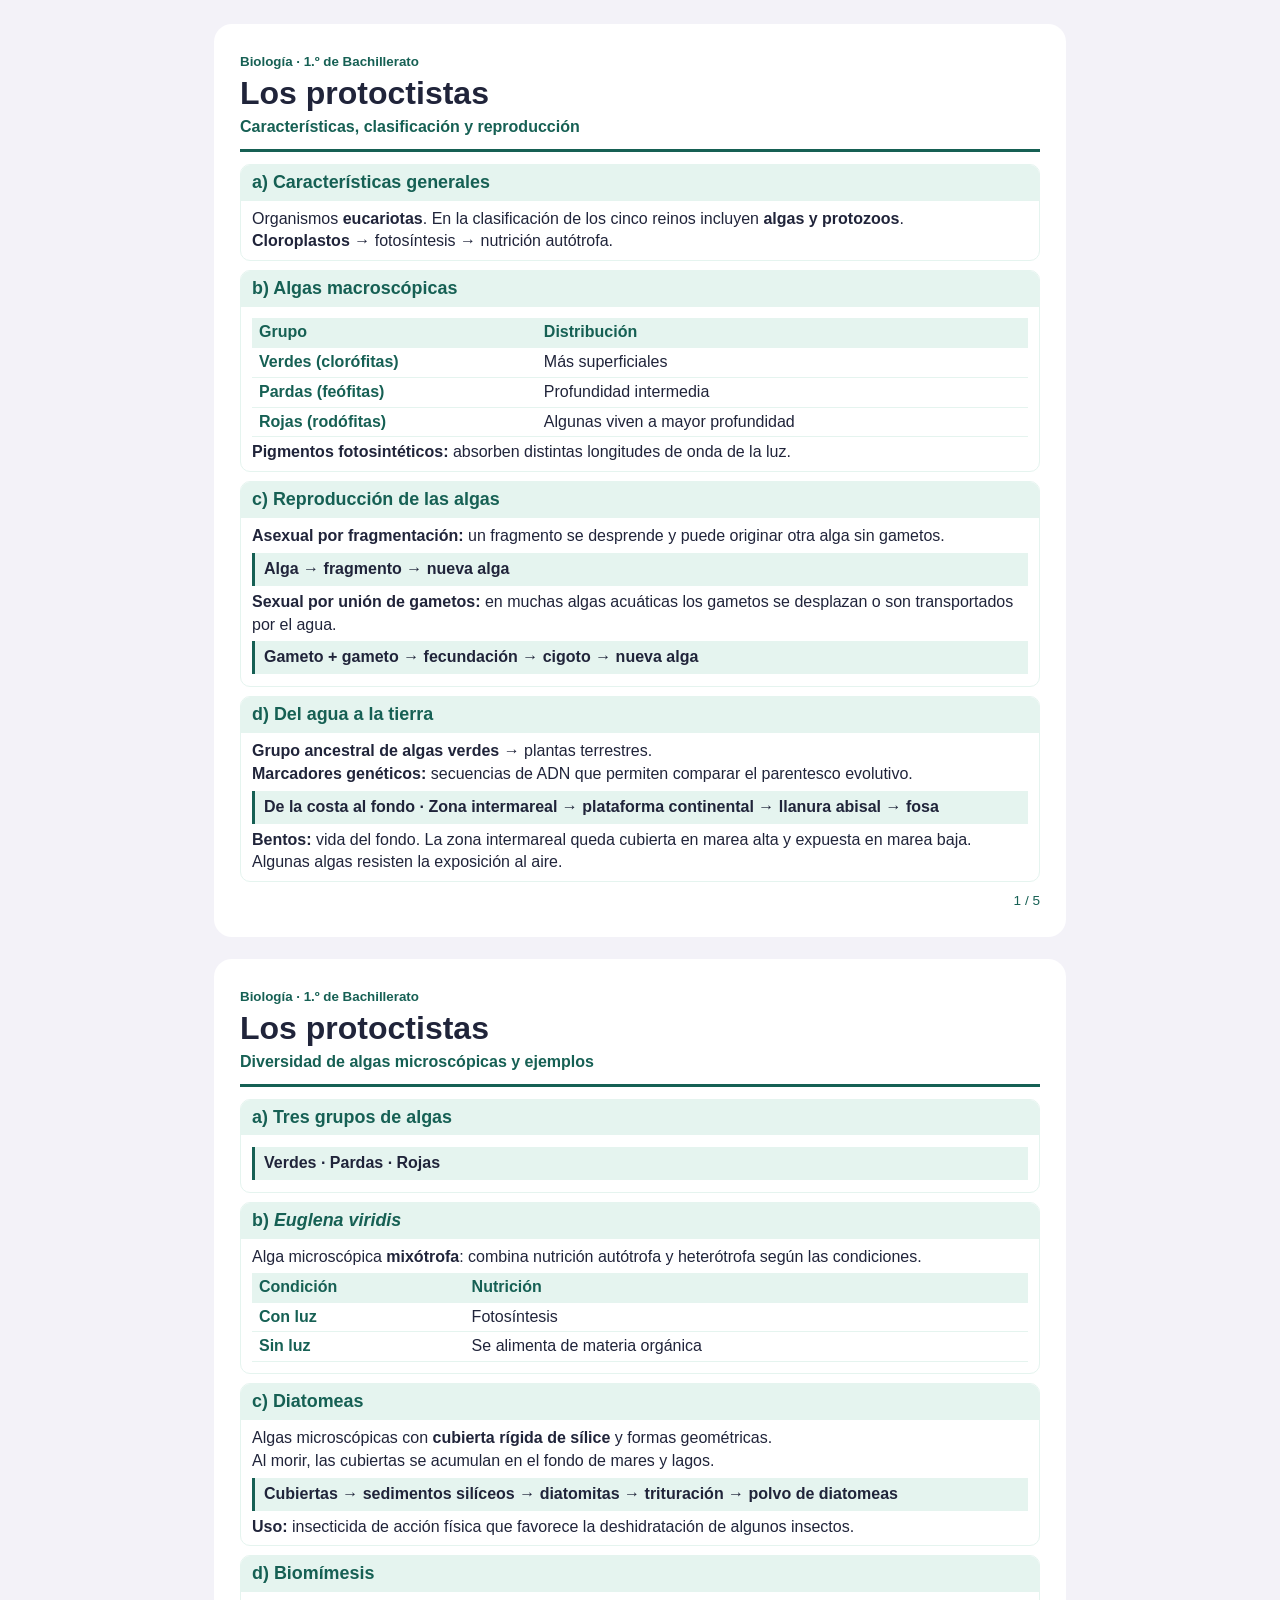
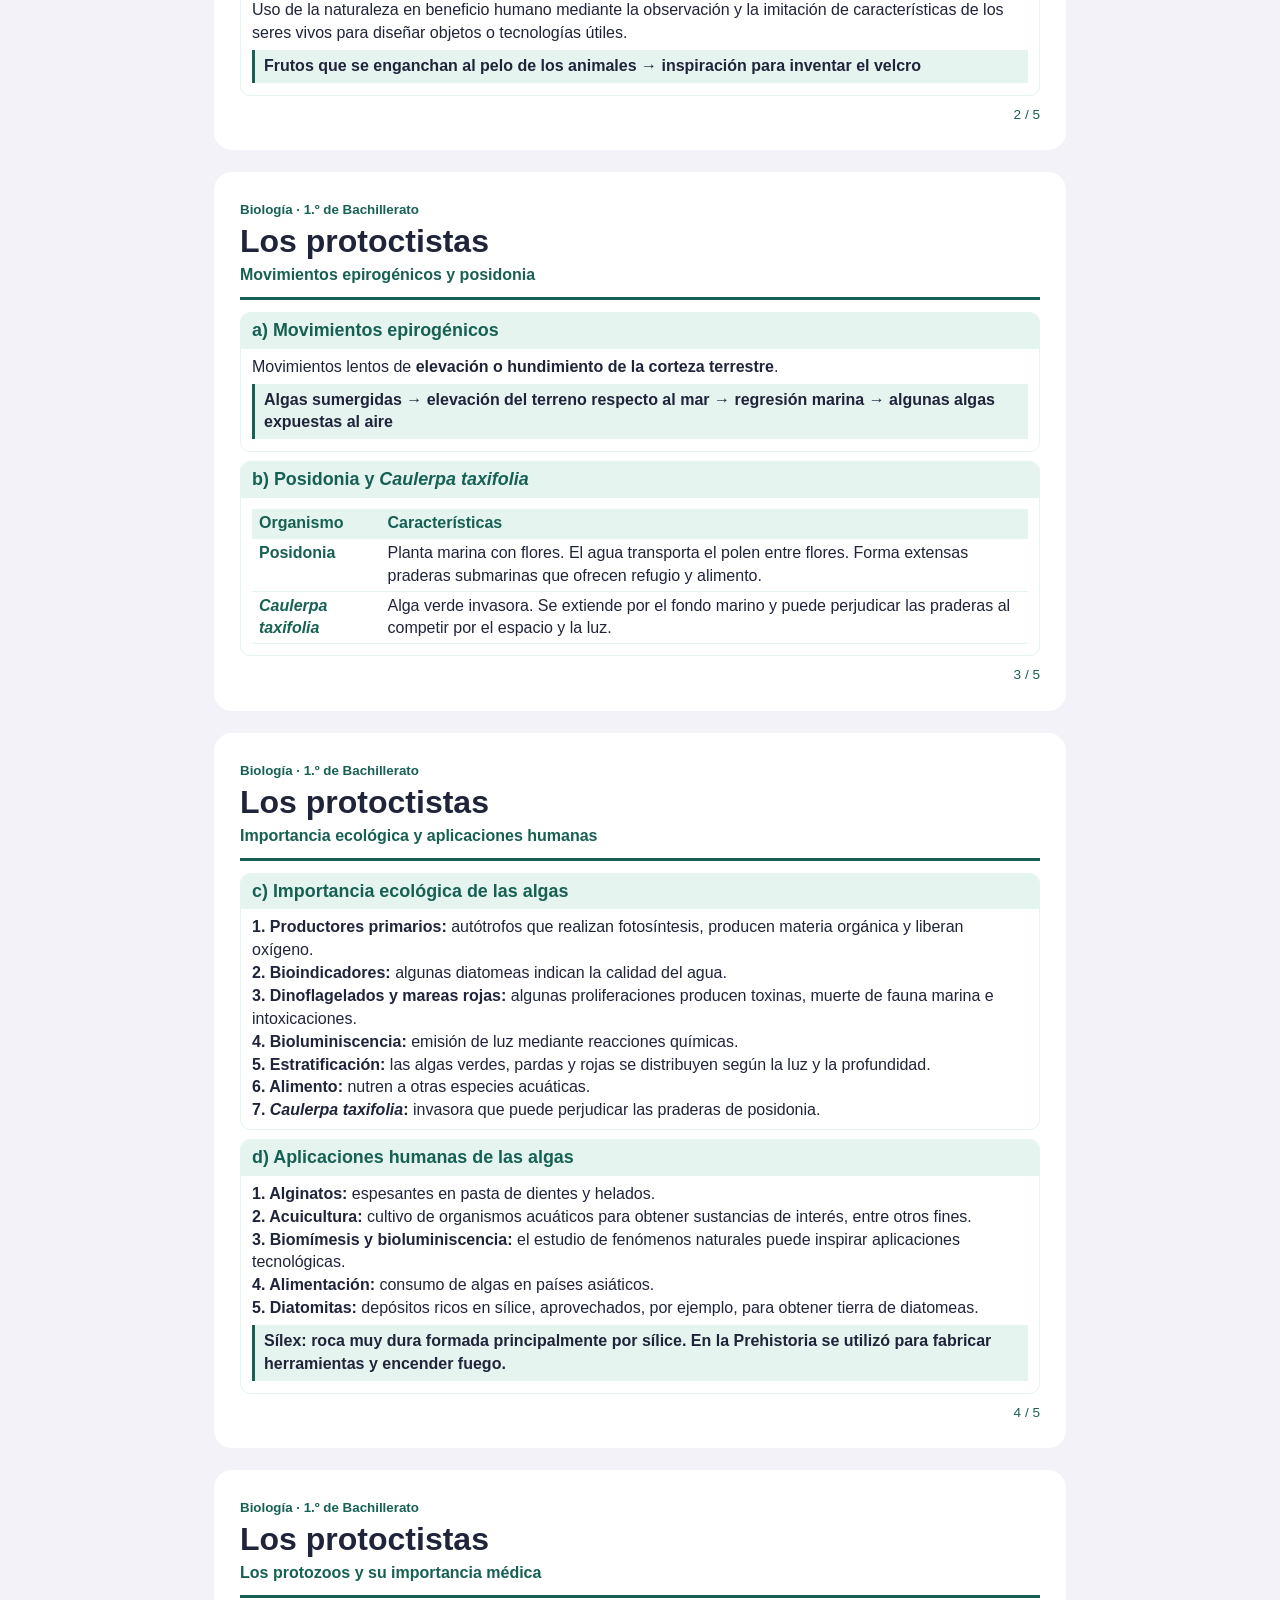
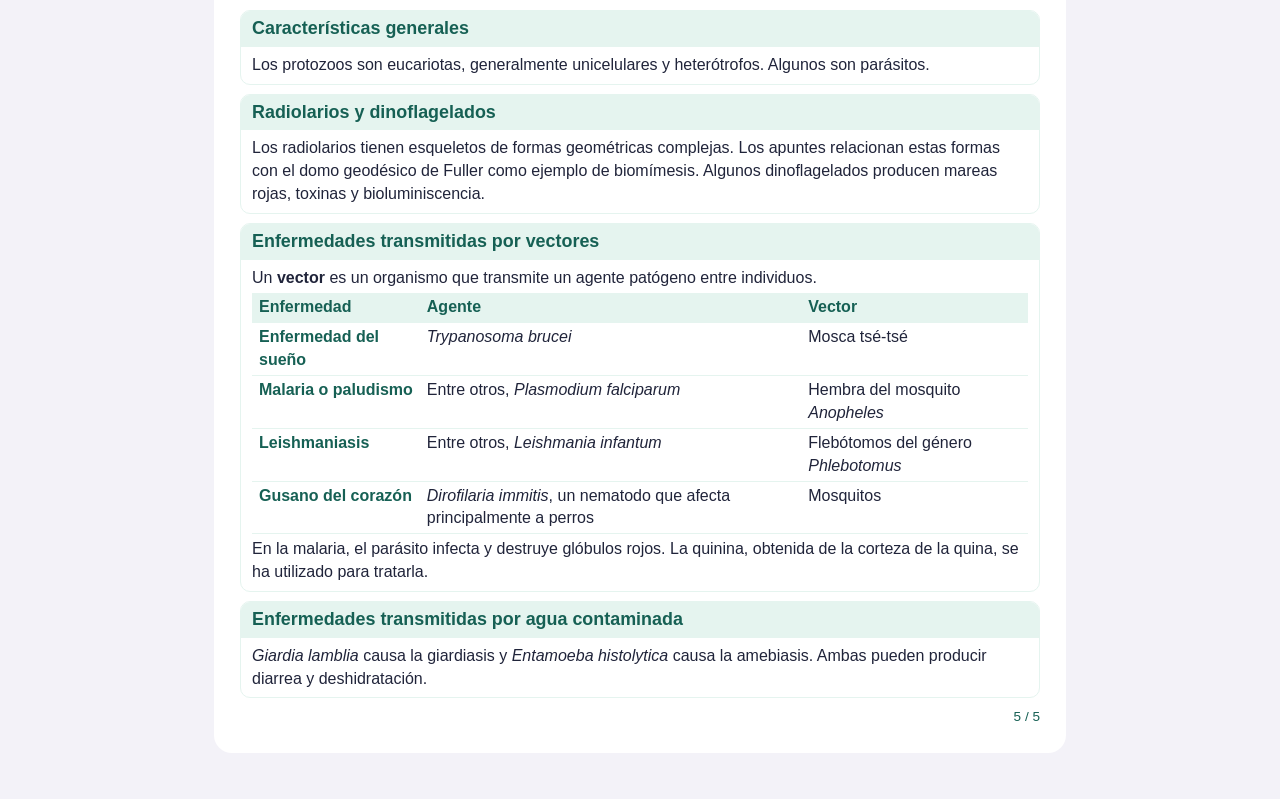
<file: materiales/02_esquema_protoctistas.html>
<!doctype html><html lang="es"><meta charset="utf-8"><meta name="viewport" content="width=device-width, initial-scale=1"><title>Los protoctistas</title><style>*{box-sizing:border-box}html{font:16px/1.43 "Segoe UI",Arial,sans-serif;color:#20243a;background:#f3f2f8}body{margin:0}main{max-width:900px;margin:auto;padding:24px}.sheet{background:white;padding:26px;margin-bottom:22px;border-radius:18px;--tint:#f1ecf9;--accent:#563480}.green{--tint:#e5f4ef;--accent:#166054}header{border-bottom:3px solid var(--accent);padding-bottom:10px;margin-bottom:12px}small{color:var(--accent);font-weight:700}h1,h2,h3,p{margin:0}h1{font-size:2em;line-height:1.1;margin:3px 0 5px}header p{color:var(--accent);font-weight:600}section{border:1px solid var(--tint);border-radius:10px;overflow:hidden;margin:9px 0}h2{font-size:1.12em;background:var(--tint);padding:5px 11px;color:var(--accent)}section>div{padding:7px 11px}h3{font-size:1em;color:var(--accent);margin-top:6px}aside{background:var(--tint);border-left:3px solid var(--accent);padding:5px 9px;margin:5px 0;font-weight:600}table{width:100%;border-collapse:collapse;margin:4px 0;text-align:left}th,td{padding:3px 7px;border-bottom:1px solid var(--tint);vertical-align:top}th{color:var(--accent)}tr:first-child{background:var(--tint)}footer{text-align:right;color:var(--accent);font-size:.85em}@media(max-width:540px){main{padding:8px}.sheet{padding:12px}th,td{padding:4px}}@page{size:A4;margin:11mm 13mm}@media print{html{background:white;font-size:11pt;line-height:1.34}*{print-color-adjust:exact}main,.sheet{padding:0;margin:0;max-width:none}.sheet+.sheet{break-before:page}section,tr{break-inside:avoid}h2{break-after:avoid}}</style><main><article class="sheet green"><header><small>Biología · 1.º de Bachillerato</small><h1>Los protoctistas</h1><p>Características, clasificación y reproducción</p></header><section><h2>a) Características generales</h2><div>Organismos <b>eucariotas</b>. En la clasificación de los cinco reinos incluyen <b>algas y protozoos</b>.<br><b>Cloroplastos</b> → fotosíntesis → nutrición autótrofa.</div></section><section><h2>b) Algas macroscópicas</h2><div><table><tr><th scope="col">Grupo</th><th scope="col">Distribución</th></tr><tr><th scope="row">Verdes (clorófitas)</th><td>Más superficiales</td></tr><tr><th scope="row">Pardas (feófitas)</th><td>Profundidad intermedia</td></tr><tr><th scope="row">Rojas (rodófitas)</th><td>Algunas viven a mayor profundidad</td></tr></table><b>Pigmentos fotosintéticos:</b> absorben distintas longitudes de onda de la luz.</div></section><section><h2>c) Reproducción de las algas</h2><div><b>Asexual por fragmentación:</b> un fragmento se desprende y puede originar otra alga sin gametos.<aside>Alga → fragmento → nueva alga</aside><b>Sexual por unión de gametos:</b> en muchas algas acuáticas los gametos se desplazan o son transportados por el agua.<aside>Gameto + gameto → fecundación → cigoto → nueva alga</aside></div></section><section><h2>d) Del agua a la tierra</h2><div><b>Grupo ancestral de algas verdes</b> → plantas terrestres.<br><b>Marcadores genéticos:</b> secuencias de ADN que permiten comparar el parentesco evolutivo.<aside>De la costa al fondo · Zona intermareal → plataforma continental → llanura abisal → fosa</aside><b>Bentos:</b> vida del fondo. La zona intermareal queda cubierta en marea alta y expuesta en marea baja. Algunas algas resisten la exposición al aire.</div></section><footer>1 / 5</footer></article><article class="sheet green"><header><small>Biología · 1.º de Bachillerato</small><h1>Los protoctistas</h1><p>Diversidad de algas microscópicas y ejemplos</p></header><section><h2>a) Tres grupos de algas</h2><div><aside>Verdes · Pardas · Rojas</aside></div></section><section><h2>b) <i>Euglena viridis</i></h2><div>Alga microscópica <b>mixótrofa</b>: combina nutrición autótrofa y heterótrofa según las condiciones.<table><tr><th scope="col">Condición</th><th scope="col">Nutrición</th></tr><tr><th scope="row">Con luz</th><td>Fotosíntesis</td></tr><tr><th scope="row">Sin luz</th><td>Se alimenta de materia orgánica</td></tr></table></div></section><section><h2>c) Diatomeas</h2><div>Algas microscópicas con <b>cubierta rígida de sílice</b> y formas geométricas.<br>Al morir, las cubiertas se acumulan en el fondo de mares y lagos.<aside>Cubiertas → sedimentos silíceos → diatomitas → trituración → polvo de diatomeas</aside><b>Uso:</b> insecticida de acción física que favorece la deshidratación de algunos insectos.</div></section><section><h2>d) Biomímesis</h2><div>Uso de la naturaleza en beneficio humano mediante la observación y la imitación de características de los seres vivos para diseñar objetos o tecnologías útiles.<aside>Frutos que se enganchan al pelo de los animales → inspiración para inventar el velcro</aside></div></section><footer>2 / 5</footer></article><article class="sheet green"><header><small>Biología · 1.º de Bachillerato</small><h1>Los protoctistas</h1><p>Movimientos epirogénicos y posidonia</p></header><section><h2>a) Movimientos epirogénicos</h2><div>Movimientos lentos de <b>elevación o hundimiento de la corteza terrestre</b>.<aside>Algas sumergidas → elevación del terreno respecto al mar → regresión marina → algunas algas expuestas al aire</aside></div></section><section><h2>b) Posidonia y <i>Caulerpa taxifolia</i></h2><div><table><tr><th scope="col">Organismo</th><th scope="col">Características</th></tr><tr><th scope="row">Posidonia</th><td>Planta marina con flores. El agua transporta el polen entre flores. Forma extensas praderas submarinas que ofrecen refugio y alimento.</td></tr><tr><th scope="row"><i>Caulerpa taxifolia</i></th><td>Alga verde invasora. Se extiende por el fondo marino y puede perjudicar las praderas al competir por el espacio y la luz.</td></tr></table></div></section><footer>3 / 5</footer></article><article class="sheet green"><header><small>Biología · 1.º de Bachillerato</small><h1>Los protoctistas</h1><p>Importancia ecológica y aplicaciones humanas</p></header><section><h2>c) Importancia ecológica de las algas</h2><div><b>1. Productores primarios:</b> autótrofos que realizan fotosíntesis, producen materia orgánica y liberan oxígeno.<br><b>2. Bioindicadores:</b> algunas diatomeas indican la calidad del agua.<br><b>3. Dinoflagelados y mareas rojas:</b> algunas proliferaciones producen toxinas, muerte de fauna marina e intoxicaciones.<br><b>4. Bioluminiscencia:</b> emisión de luz mediante reacciones químicas.<br><b>5. Estratificación:</b> las algas verdes, pardas y rojas se distribuyen según la luz y la profundidad.<br><b>6. Alimento:</b> nutren a otras especies acuáticas.<br><b>7. <i>Caulerpa taxifolia</i>:</b> invasora que puede perjudicar las praderas de posidonia.</div></section><section><h2>d) Aplicaciones humanas de las algas</h2><div><b>1. Alginatos:</b> espesantes en pasta de dientes y helados.<br><b>2. Acuicultura:</b> cultivo de organismos acuáticos para obtener sustancias de interés, entre otros fines.<br><b>3. Biomímesis y bioluminiscencia:</b> el estudio de fenómenos naturales puede inspirar aplicaciones tecnológicas.<br><b>4. Alimentación:</b> consumo de algas en países asiáticos.<br><b>5. Diatomitas:</b> depósitos ricos en sílice, aprovechados, por ejemplo, para obtener tierra de diatomeas.<aside><b>Sílex:</b> roca muy dura formada principalmente por sílice. En la Prehistoria se utilizó para fabricar herramientas y encender fuego.</aside></div></section><footer>4 / 5</footer></article><article class="sheet green"><header><small>Biología · 1.º de Bachillerato</small><h1>Los protoctistas</h1><p>Los protozoos y su importancia médica</p></header><section><h2>Características generales</h2><div>Los protozoos son eucariotas, generalmente unicelulares y heterótrofos. Algunos son parásitos.</div></section><section><h2>Radiolarios y dinoflagelados</h2><div>Los radiolarios tienen esqueletos de formas geométricas complejas. Los apuntes relacionan estas formas con el domo geodésico de Fuller como ejemplo de biomímesis. Algunos dinoflagelados producen mareas rojas, toxinas y bioluminiscencia.</div></section><section><h2>Enfermedades transmitidas por vectores</h2><div>Un <b>vector</b> es un organismo que transmite un agente patógeno entre individuos.<table><tr><th scope="col">Enfermedad</th><th scope="col">Agente</th><th scope="col">Vector</th></tr><tr><th scope="row">Enfermedad del sueño</th><td><i>Trypanosoma brucei</i></td><td>Mosca tsé-tsé</td></tr><tr><th scope="row">Malaria o paludismo</th><td>Entre otros, <i>Plasmodium falciparum</i></td><td>Hembra del mosquito <i>Anopheles</i></td></tr><tr><th scope="row">Leishmaniasis</th><td>Entre otros, <i>Leishmania infantum</i></td><td>Flebótomos del género <i>Phlebotomus</i></td></tr><tr><th scope="row">Gusano del corazón</th><td><i>Dirofilaria immitis</i>, un nematodo que afecta principalmente a perros</td><td>Mosquitos</td></tr></table><p>En la malaria, el parásito infecta y destruye glóbulos rojos. La quinina, obtenida de la corteza de la quina, se ha utilizado para tratarla.</p></div></section><section><h2>Enfermedades transmitidas por agua contaminada</h2><div><i>Giardia lamblia</i> causa la giardiasis y <i>Entamoeba histolytica</i> causa la amebiasis. Ambas pueden producir diarrea y deshidratación.</div></section><footer>5 / 5</footer></article></main></html>
</file>
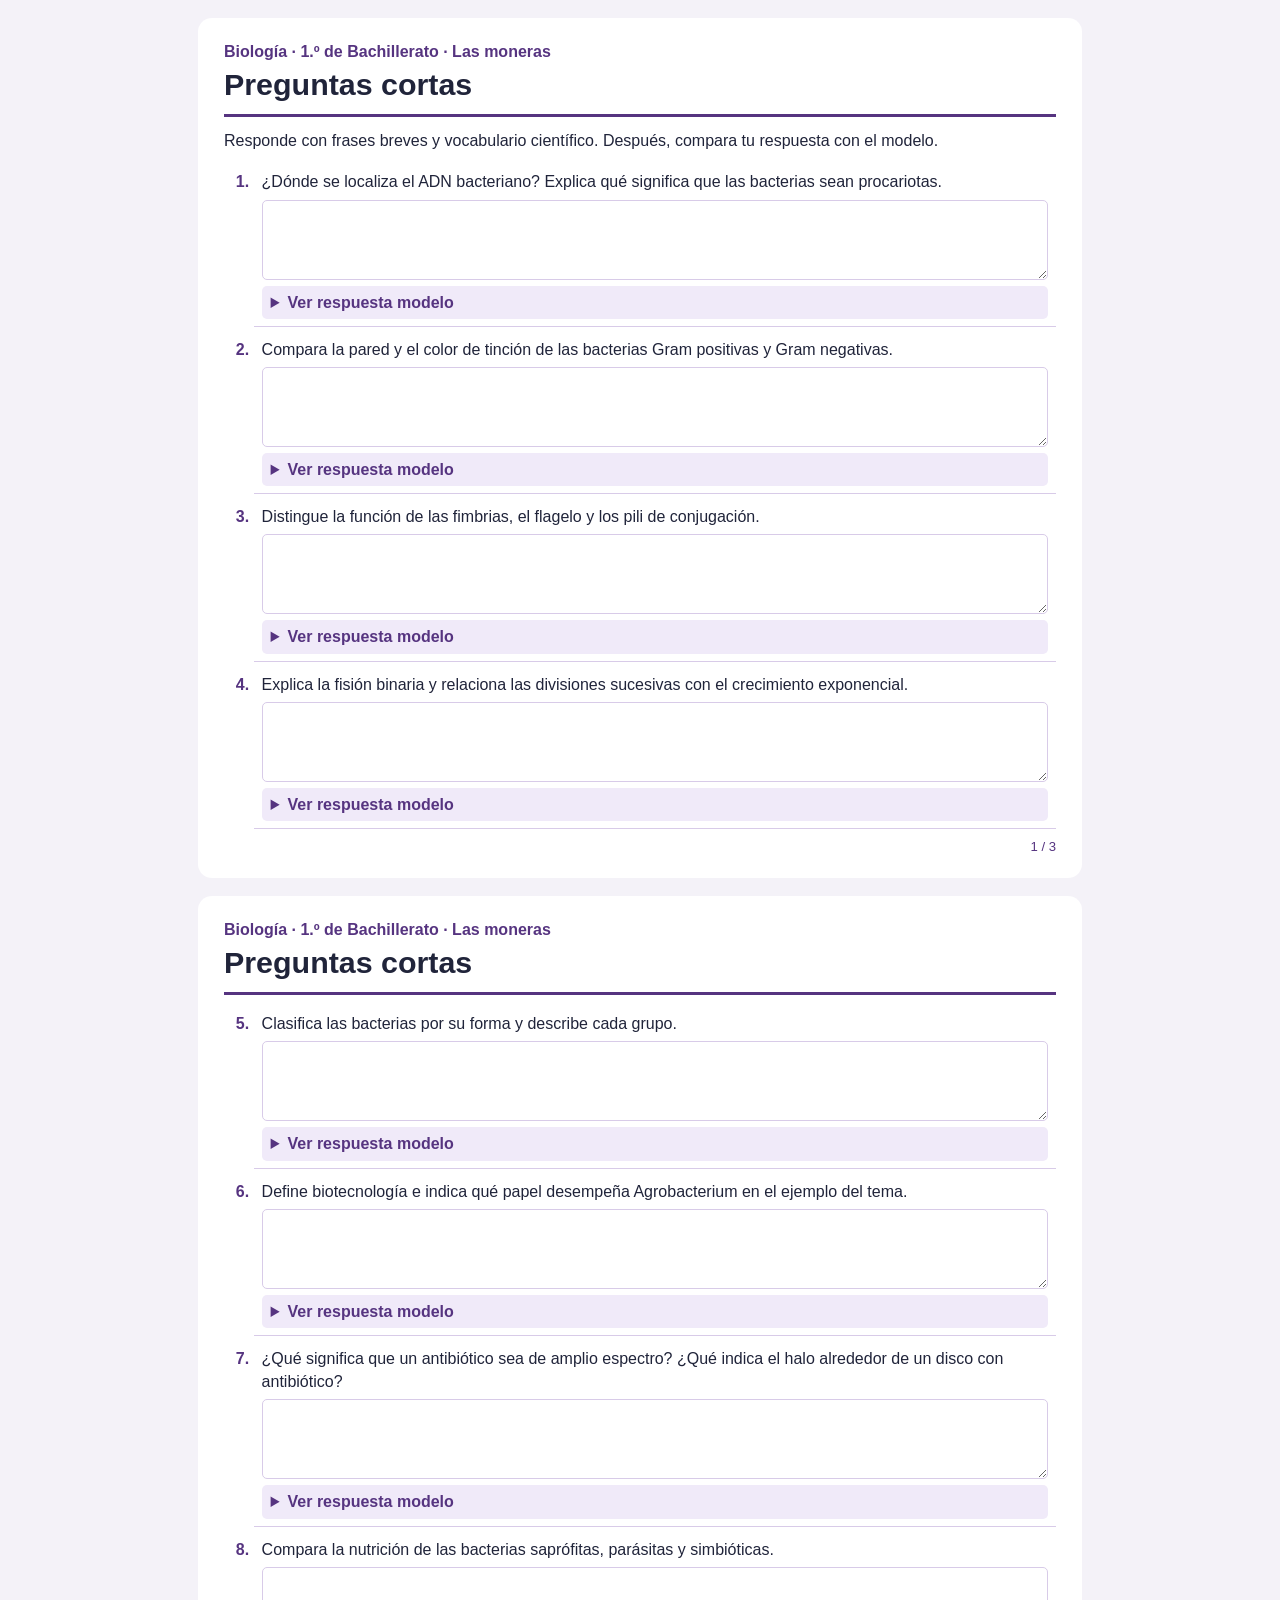
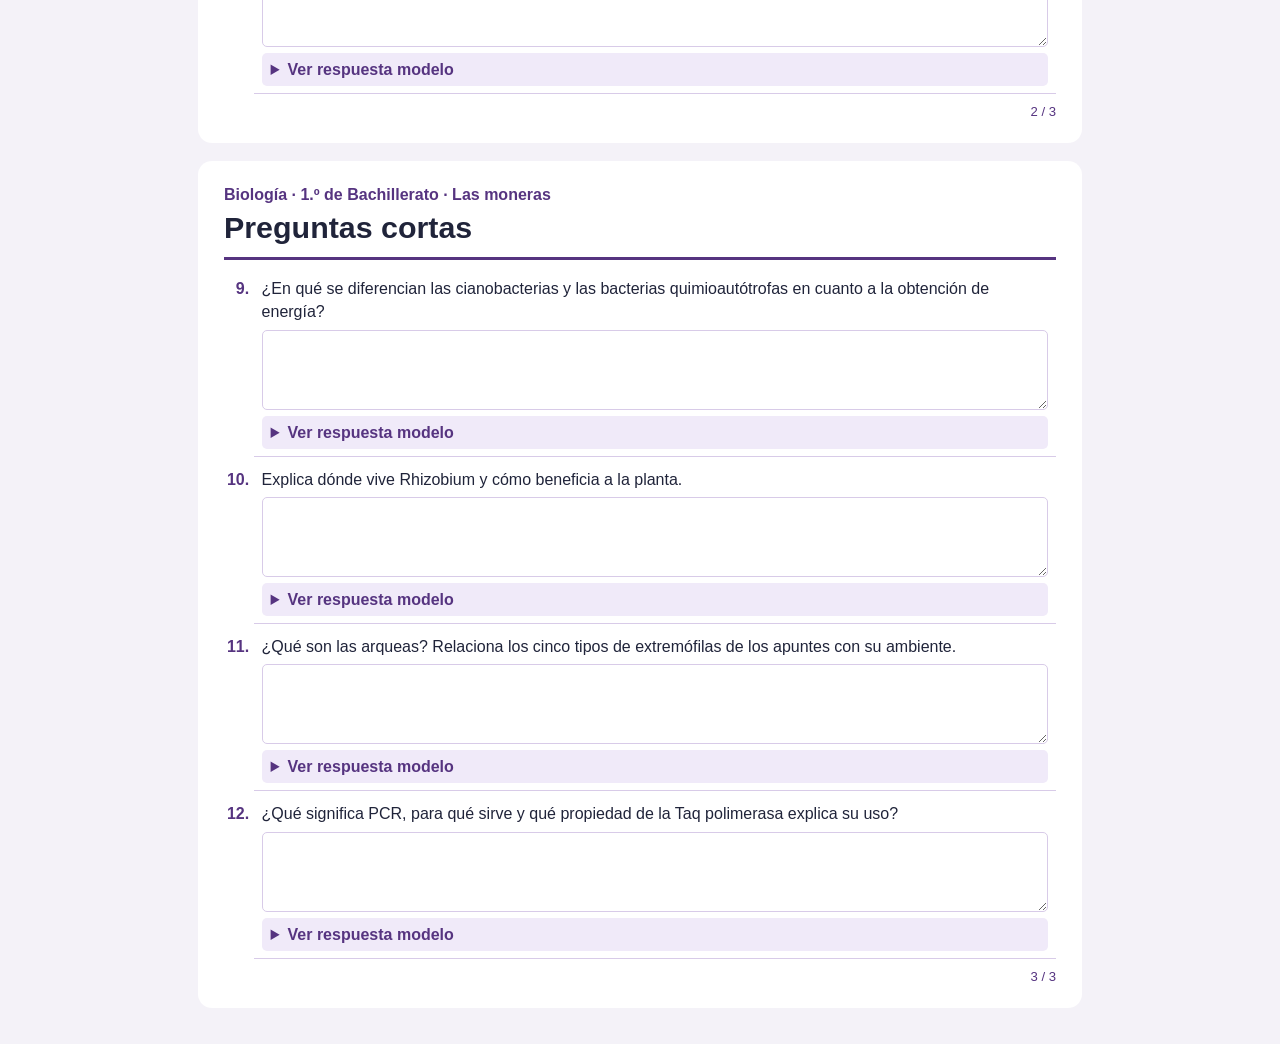
<file: materiales/02_preguntas_cortas_moneras.html>
<!doctype html><html lang="es"><head><meta charset="utf-8"><meta name="viewport" content="width=device-width, initial-scale=1"><title>Preguntas cortas · Las moneras</title><style>*{box-sizing:border-box}html{font:16px/1.45 "Segoe UI",Arial,sans-serif;background:#f4f2f8;color:#20243a}body{margin:0;--accent:#563480;--wash:#f0eaf9;--line:#d8cbe8}body.green{--accent:#166054;--wash:#e5f4ef;--line:#bddbd1}main{max-width:920px;margin:auto;padding:18px}.sheet{background:white;padding:22px 26px;margin:0 0 18px;border-radius:14px}header{border-bottom:3px solid var(--accent);padding-bottom:11px;margin-bottom:12px}h1,h2,p{margin:0}h1{font-size:1.9em;line-height:1.12;margin:4px 0 2px}header strong,.topic,summary,footer{color:var(--accent)}.intro{margin:8px 0 13px}.actions{display:flex;flex-wrap:wrap;gap:8px;margin:12px 0}button{font:inherit;font-weight:600;cursor:pointer;color:var(--accent);background:var(--wash);border:1px solid var(--line);padding:7px 12px;border-radius:6px}button[type=submit]{background:var(--accent);color:white}.status{min-height:1.5em}ol{padding-left:1.85em;margin:0}li{padding:5px 8px 7px;margin:0 0 6px;border-bottom:1px solid var(--line)}li::marker{color:var(--accent);font-weight:700}.topic{display:block;font-size:.82em;font-weight:700}.slot{display:inline-block;max-width:100%;vertical-align:baseline}.blank{font:inherit;color:inherit;border:1px solid var(--line);border-radius:5px;width:13em;max-width:100%;padding:2px 5px;margin:2px 1px}input[data-state=ok]{border-color:#27674f;background:#e4f5eb}input[data-state=error]{border-color:#a12e39;background:#fff0f1}input[data-state=shown]{background:var(--wash)}.mark{display:block;font-size:.74em;font-weight:700;color:var(--accent)}.mark:empty{display:none}textarea{display:block;width:100%;min-height:5rem;resize:vertical;font:inherit;margin:6px 0;border:1px solid var(--line);border-radius:5px;padding:7px}details{padding:5px 9px;background:var(--wash);border-radius:5px}summary{font-weight:700;cursor:pointer}details p{padding:4px 0}h2{font-size:1.16em;color:var(--accent);margin:10px 0}.answer{margin:3px 0 0}.answer-key li{padding-top:3px;padding-bottom:4px}.print-only{display:none}footer{text-align:right;font-size:.82em;margin-top:8px}@media(max-width:540px){main{padding:8px}.sheet{padding:14px}ol{padding-left:1.4em}.blank{width:10em}}@page{size:A4;margin:12mm 14mm}@media print{html{background:white;font-size:11pt;line-height:1.37}*{print-color-adjust:exact}main,.sheet{padding:0;margin:0}.sheet+.sheet{break-before:page}.screen-only,input,.mark,textarea,details{display:none!important}.print-only{display:initial}.write{display:inline-block;width:46mm;border-bottom:1px solid #50576a;height:.9em}.lines{display:block;height:36mm;background:none;margin:1mm 0 2mm}li{break-inside:avoid}.short li{margin-bottom:7px}.answer-key li{margin-bottom:3px}}@media print{.lines i{display:block;height:9mm;border-bottom:1px solid #a3a5ae}}</style></head><body class=""><main><article class="sheet"><header><strong>Biología · 1.º de Bachillerato · Las moneras</strong><h1>Preguntas cortas</h1></header><p class="intro">Responde con frases breves y vocabulario científico. <span class="screen-only">Después, compara tu respuesta con el modelo.</span></p><ol start="1" class="short"><li><p>¿Dónde se localiza el ADN bacteriano? Explica qué significa que las bacterias sean procariotas.</p><textarea aria-label="Respuesta a la pregunta 1"></textarea><details><summary>Ver respuesta modelo</summary><p>El ADN está en el citoplasma, en una región denominada nucleoide. Las bacterias son procariotas porque sus células carecen de núcleo.</p></details><span class="print-only lines" aria-hidden="true"><i></i><i></i><i></i><i></i></span></li><li><p>Compara la pared y el color de tinción de las bacterias Gram positivas y Gram negativas.</p><textarea aria-label="Respuesta a la pregunta 2"></textarea><details><summary>Ver respuesta modelo</summary><p>Las Gram positivas tienen una pared gruesa de peptidoglicano y se tiñen de azul o violeta. Las Gram negativas tienen una pared fina de peptidoglicano y doble membrana y se tiñen de rosa o rojo.</p></details><span class="print-only lines" aria-hidden="true"><i></i><i></i><i></i><i></i></span></li><li><p>Distingue la función de las fimbrias, el flagelo y los pili de conjugación.</p><textarea aria-label="Respuesta a la pregunta 3"></textarea><details><summary>Ver respuesta modelo</summary><p>Las fimbrias facilitan la adherencia a superficies. El flagelo permite el movimiento. Los pili de conjugación intervienen en el intercambio de ADN entre bacterias.</p></details><span class="print-only lines" aria-hidden="true"><i></i><i></i><i></i><i></i></span></li><li><p>Explica la fisión binaria y relaciona las divisiones sucesivas con el crecimiento exponencial.</p><textarea aria-label="Respuesta a la pregunta 4"></textarea><details><summary>Ver respuesta modelo</summary><p>La célula duplica su ADN y se divide en dos hijas. Si todas vuelven a dividirse, el número se duplica en cada paso, como en 1 → 2 → 4 → 8.</p></details><span class="print-only lines" aria-hidden="true"><i></i><i></i><i></i><i></i></span></li></ol><footer>1 / 3</footer></article><article class="sheet"><header><strong>Biología · 1.º de Bachillerato · Las moneras</strong><h1>Preguntas cortas</h1></header><ol start="5" class="short"><li><p>Clasifica las bacterias por su forma y describe cada grupo.</p><textarea aria-label="Respuesta a la pregunta 5"></textarea><details><summary>Ver respuesta modelo</summary><p>Los cocos son redondeados, los bacilos alargados como un bastón, los espirilos tienen forma de espiral o hélice y los vibrios son curvados como una coma.</p></details><span class="print-only lines" aria-hidden="true"><i></i><i></i><i></i><i></i></span></li><li><p>Define biotecnología e indica qué papel desempeña Agrobacterium en el ejemplo del tema.</p><textarea aria-label="Respuesta a la pregunta 6"></textarea><details><summary>Ver respuesta modelo</summary><p>La biotecnología utiliza seres vivos para obtener productos o mejorar sus características. En el ejemplo, Agrobacterium transfiere un gen a células vegetales y se obtiene una planta transgénica con una nueva característica, como la resistencia a la sequía.</p></details><span class="print-only lines" aria-hidden="true"><i></i><i></i><i></i><i></i></span></li><li><p>¿Qué significa que un antibiótico sea de amplio espectro? ¿Qué indica el halo alrededor de un disco con antibiótico?</p><textarea aria-label="Respuesta a la pregunta 7"></textarea><details><summary>Ver respuesta modelo</summary><p>El antibiótico actúa contra muchos tipos de bacterias, tanto Gram positivas como Gram negativas. El halo indica la zona donde las bacterias no han crecido.</p></details><span class="print-only lines" aria-hidden="true"><i></i><i></i><i></i><i></i></span></li><li><p>Compara la nutrición de las bacterias saprófitas, parásitas y simbióticas.</p><textarea aria-label="Respuesta a la pregunta 8"></textarea><details><summary>Ver respuesta modelo</summary><p>Las saprófitas obtienen materia orgánica en descomposición. Las parásitas obtienen nutrientes de un ser vivo y lo perjudican. Las simbióticas viven asociadas a otros organismos.</p></details><span class="print-only lines" aria-hidden="true"><i></i><i></i><i></i><i></i></span></li></ol><footer>2 / 3</footer></article><article class="sheet"><header><strong>Biología · 1.º de Bachillerato · Las moneras</strong><h1>Preguntas cortas</h1></header><ol start="9" class="short"><li><p>¿En qué se diferencian las cianobacterias y las bacterias quimioautótrofas en cuanto a la obtención de energía?</p><textarea aria-label="Respuesta a la pregunta 9"></textarea><details><summary>Ver respuesta modelo</summary><p>Las cianobacterias realizan la fotosíntesis. Las quimioautótrofas obtienen energía de la oxidación de sustancias inorgánicas.</p></details><span class="print-only lines" aria-hidden="true"><i></i><i></i><i></i><i></i></span></li><li><p>Explica dónde vive Rhizobium y cómo beneficia a la planta.</p><textarea aria-label="Respuesta a la pregunta 10"></textarea><details><summary>Ver respuesta modelo</summary><p>Vive en simbiosis en nódulos de las raíces de las leguminosas. Fija el nitrógeno atmosférico y así la planta puede aprovecharlo.</p></details><span class="print-only lines" aria-hidden="true"><i></i><i></i><i></i><i></i></span></li><li><p>¿Qué son las arqueas? Relaciona los cinco tipos de extremófilas de los apuntes con su ambiente.</p><textarea aria-label="Respuesta a la pregunta 11"></textarea><details><summary>Ver respuesta modelo</summary><p>Son microorganismos procariotas distintos de las bacterias. Termófilas: temperaturas altas. Psicrófilas: temperaturas bajas. Acidófilas: medios ácidos. Alcalófilas: medios alcalinos. Halófilas: ambientes muy salinos.</p></details><span class="print-only lines" aria-hidden="true"><i></i><i></i><i></i><i></i></span></li><li><p>¿Qué significa PCR, para qué sirve y qué propiedad de la Taq polimerasa explica su uso?</p><textarea aria-label="Respuesta a la pregunta 12"></textarea><details><summary>Ver respuesta modelo</summary><p>PCR significa reacción en cadena de la polimerasa. Sirve para amplificar un fragmento de ADN, es decir, obtener muchas copias. La Taq polimerasa resiste temperaturas elevadas.</p></details><span class="print-only lines" aria-hidden="true"><i></i><i></i><i></i><i></i></span></li></ol><footer>3 / 3</footer></article></main></body></html>
</file>
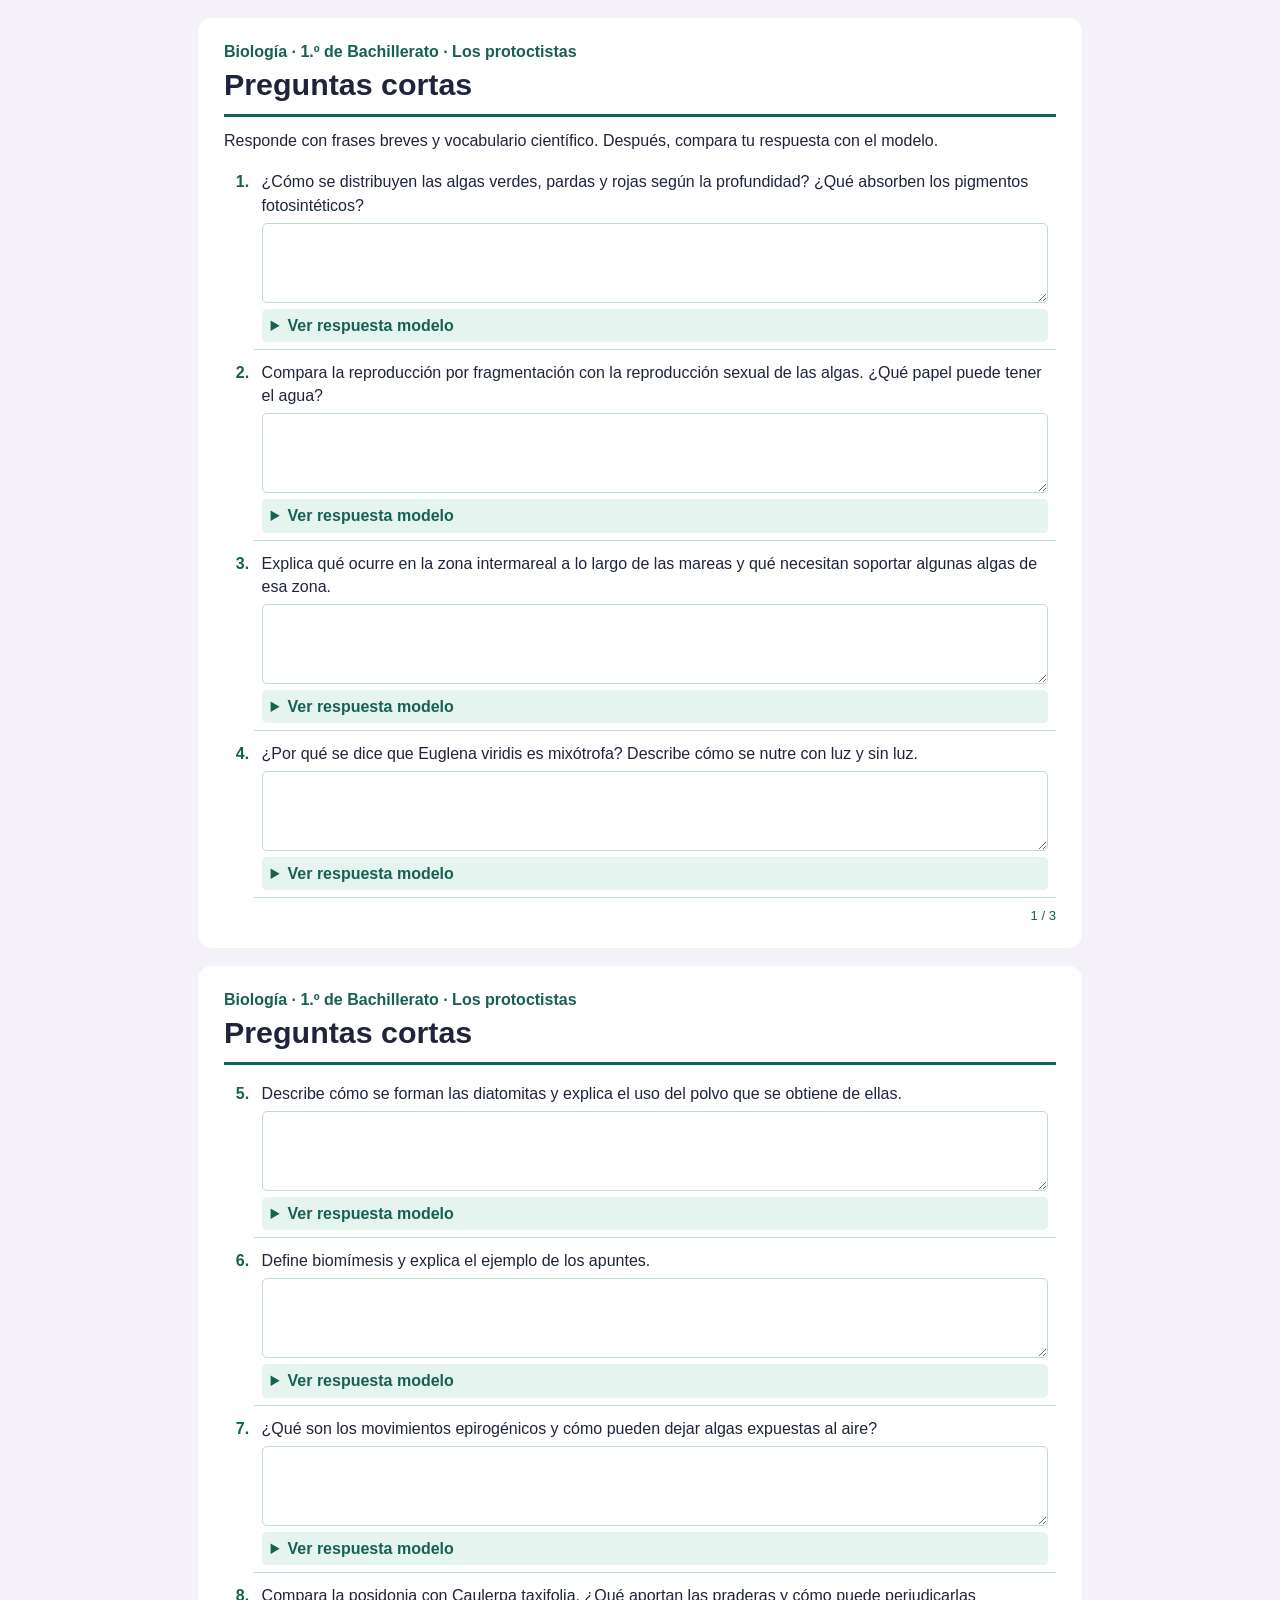
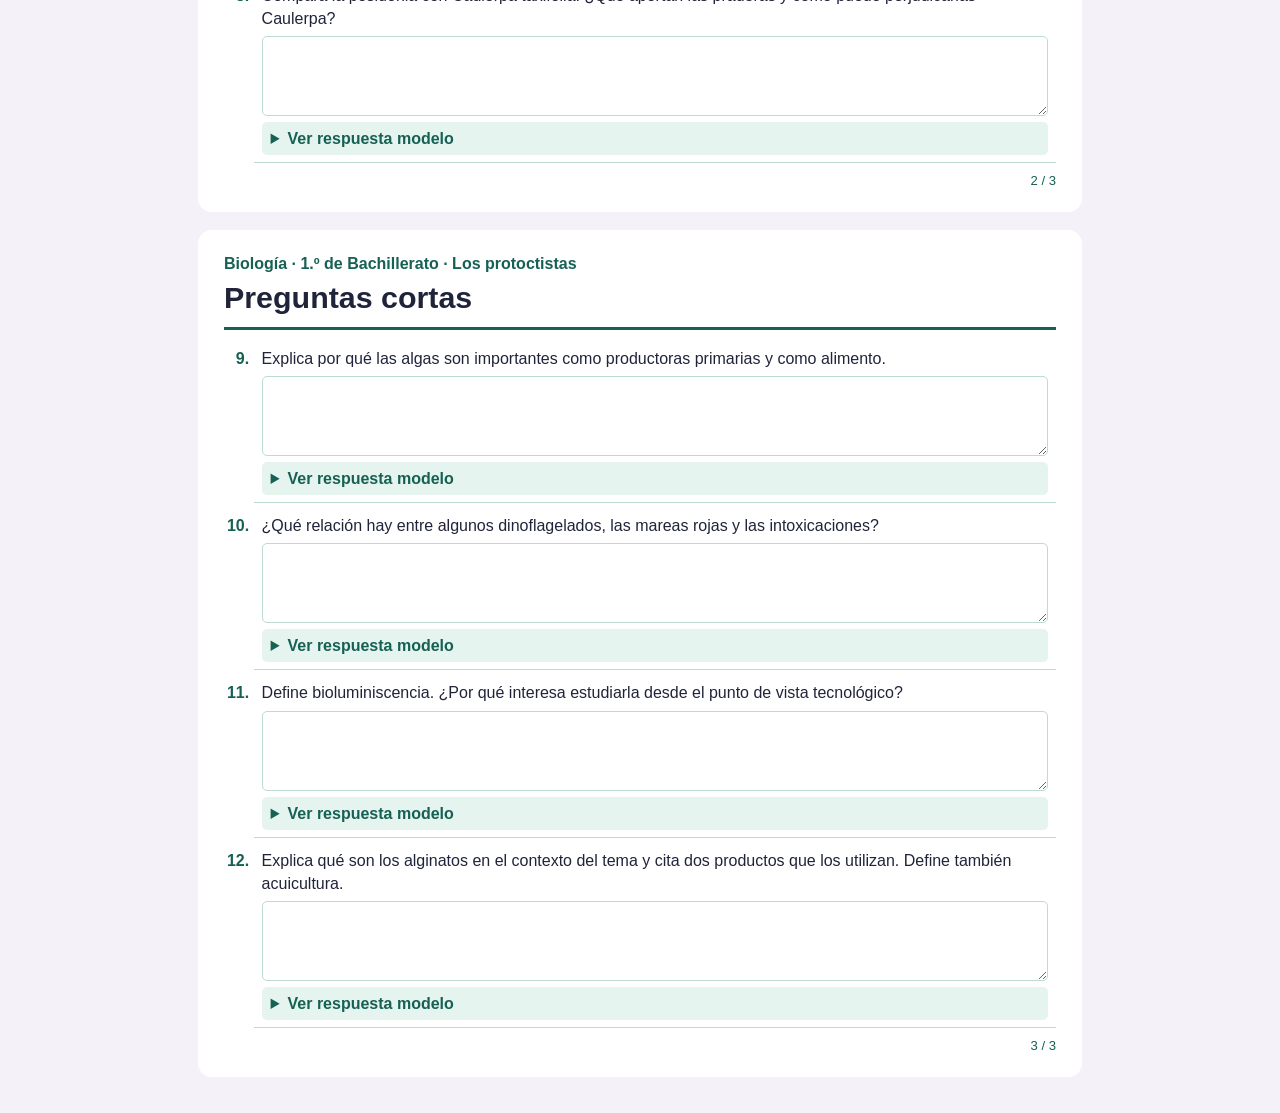
<file: materiales/02_preguntas_cortas_protoctistas.html>
<!doctype html><html lang="es"><head><meta charset="utf-8"><meta name="viewport" content="width=device-width, initial-scale=1"><title>Preguntas cortas · Los protoctistas</title><style>*{box-sizing:border-box}html{font:16px/1.45 "Segoe UI",Arial,sans-serif;background:#f4f2f8;color:#20243a}body{margin:0;--accent:#563480;--wash:#f0eaf9;--line:#d8cbe8}body.green{--accent:#166054;--wash:#e5f4ef;--line:#bddbd1}main{max-width:920px;margin:auto;padding:18px}.sheet{background:white;padding:22px 26px;margin:0 0 18px;border-radius:14px}header{border-bottom:3px solid var(--accent);padding-bottom:11px;margin-bottom:12px}h1,h2,p{margin:0}h1{font-size:1.9em;line-height:1.12;margin:4px 0 2px}header strong,.topic,summary,footer{color:var(--accent)}.intro{margin:8px 0 13px}.actions{display:flex;flex-wrap:wrap;gap:8px;margin:12px 0}button{font:inherit;font-weight:600;cursor:pointer;color:var(--accent);background:var(--wash);border:1px solid var(--line);padding:7px 12px;border-radius:6px}button[type=submit]{background:var(--accent);color:white}.status{min-height:1.5em}ol{padding-left:1.85em;margin:0}li{padding:5px 8px 7px;margin:0 0 6px;border-bottom:1px solid var(--line)}li::marker{color:var(--accent);font-weight:700}.topic{display:block;font-size:.82em;font-weight:700}.slot{display:inline-block;max-width:100%;vertical-align:baseline}.blank{font:inherit;color:inherit;border:1px solid var(--line);border-radius:5px;width:13em;max-width:100%;padding:2px 5px;margin:2px 1px}input[data-state=ok]{border-color:#27674f;background:#e4f5eb}input[data-state=error]{border-color:#a12e39;background:#fff0f1}input[data-state=shown]{background:var(--wash)}.mark{display:block;font-size:.74em;font-weight:700;color:var(--accent)}.mark:empty{display:none}textarea{display:block;width:100%;min-height:5rem;resize:vertical;font:inherit;margin:6px 0;border:1px solid var(--line);border-radius:5px;padding:7px}details{padding:5px 9px;background:var(--wash);border-radius:5px}summary{font-weight:700;cursor:pointer}details p{padding:4px 0}h2{font-size:1.16em;color:var(--accent);margin:10px 0}.answer{margin:3px 0 0}.answer-key li{padding-top:3px;padding-bottom:4px}.print-only{display:none}footer{text-align:right;font-size:.82em;margin-top:8px}@media(max-width:540px){main{padding:8px}.sheet{padding:14px}ol{padding-left:1.4em}.blank{width:10em}}@page{size:A4;margin:12mm 14mm}@media print{html{background:white;font-size:11pt;line-height:1.37}*{print-color-adjust:exact}main,.sheet{padding:0;margin:0}.sheet+.sheet{break-before:page}.screen-only,input,.mark,textarea,details{display:none!important}.print-only{display:initial}.write{display:inline-block;width:46mm;border-bottom:1px solid #50576a;height:.9em}.lines{display:block;height:36mm;background:none;margin:1mm 0 2mm}li{break-inside:avoid}.short li{margin-bottom:7px}.answer-key li{margin-bottom:3px}}@media print{.lines i{display:block;height:9mm;border-bottom:1px solid #a3a5ae}}</style></head><body class="green"><main><article class="sheet"><header><strong>Biología · 1.º de Bachillerato · Los protoctistas</strong><h1>Preguntas cortas</h1></header><p class="intro">Responde con frases breves y vocabulario científico. <span class="screen-only">Después, compara tu respuesta con el modelo.</span></p><ol start="1" class="short"><li><p>¿Cómo se distribuyen las algas verdes, pardas y rojas según la profundidad? ¿Qué absorben los pigmentos fotosintéticos?</p><textarea aria-label="Respuesta a la pregunta 1"></textarea><details><summary>Ver respuesta modelo</summary><p>Las verdes son más superficiales, las pardas se encuentran a profundidad intermedia y algunas rojas viven a mayor profundidad. Los pigmentos absorben distintas longitudes de onda de la luz.</p></details><span class="print-only lines" aria-hidden="true"><i></i><i></i><i></i><i></i></span></li><li><p>Compara la reproducción por fragmentación con la reproducción sexual de las algas. ¿Qué papel puede tener el agua?</p><textarea aria-label="Respuesta a la pregunta 2"></textarea><details><summary>Ver respuesta modelo</summary><p>En la fragmentación, un fragmento se desprende y origina otra alga sin gametos. En la sexual, dos gametos se unen en la fecundación, se forma un cigoto y este origina una nueva alga. En muchas algas acuáticas, los gametos se desplazan o son transportados por el agua.</p></details><span class="print-only lines" aria-hidden="true"><i></i><i></i><i></i><i></i></span></li><li><p>Explica qué ocurre en la zona intermareal a lo largo de las mareas y qué necesitan soportar algunas algas de esa zona.</p><textarea aria-label="Respuesta a la pregunta 3"></textarea><details><summary>Ver respuesta modelo</summary><p>La zona queda cubierta en marea alta y expuesta en marea baja. Algunas algas resisten quedar al aire.</p></details><span class="print-only lines" aria-hidden="true"><i></i><i></i><i></i><i></i></span></li><li><p>¿Por qué se dice que Euglena viridis es mixótrofa? Describe cómo se nutre con luz y sin luz.</p><textarea aria-label="Respuesta a la pregunta 4"></textarea><details><summary>Ver respuesta modelo</summary><p>Combina nutrición autótrofa y heterótrofa. Con luz puede realizar la fotosíntesis y sin luz puede alimentarse de materia orgánica.</p></details><span class="print-only lines" aria-hidden="true"><i></i><i></i><i></i><i></i></span></li></ol><footer>1 / 3</footer></article><article class="sheet"><header><strong>Biología · 1.º de Bachillerato · Los protoctistas</strong><h1>Preguntas cortas</h1></header><ol start="5" class="short"><li><p>Describe cómo se forman las diatomitas y explica el uso del polvo que se obtiene de ellas.</p><textarea aria-label="Respuesta a la pregunta 5"></textarea><details><summary>Ver respuesta modelo</summary><p>Las cubiertas de sílice de las diatomeas muertas se acumulan en el fondo de mares y lagos como sedimentos silíceos. Con el tiempo pueden originar diatomitas. Al triturarlas se obtiene un polvo que actúa como insecticida físico al favorecer la deshidratación de algunos insectos.</p></details><span class="print-only lines" aria-hidden="true"><i></i><i></i><i></i><i></i></span></li><li><p>Define biomímesis y explica el ejemplo de los apuntes.</p><textarea aria-label="Respuesta a la pregunta 6"></textarea><details><summary>Ver respuesta modelo</summary><p>Consiste en observar e imitar características de los seres vivos para desarrollar objetos o tecnologías útiles. El velcro se inspiró en frutos que se enganchan al pelo de los animales.</p></details><span class="print-only lines" aria-hidden="true"><i></i><i></i><i></i><i></i></span></li><li><p>¿Qué son los movimientos epirogénicos y cómo pueden dejar algas expuestas al aire?</p><textarea aria-label="Respuesta a la pregunta 7"></textarea><details><summary>Ver respuesta modelo</summary><p>Son movimientos lentos de elevación o hundimiento de la corteza. Si el terreno se eleva respecto al nivel del mar, este retrocede relativamente y algunas algas antes sumergidas quedan expuestas.</p></details><span class="print-only lines" aria-hidden="true"><i></i><i></i><i></i><i></i></span></li><li><p>Compara la posidonia con Caulerpa taxifolia. ¿Qué aportan las praderas y cómo puede perjudicarlas Caulerpa?</p><textarea aria-label="Respuesta a la pregunta 8"></textarea><details><summary>Ver respuesta modelo</summary><p>La posidonia es una planta marina con flores que se poliniza mediante el agua y forma praderas que dan refugio y alimento. Caulerpa taxifolia es un alga verde invasora que compite con la posidonia por el espacio y la luz.</p></details><span class="print-only lines" aria-hidden="true"><i></i><i></i><i></i><i></i></span></li></ol><footer>2 / 3</footer></article><article class="sheet"><header><strong>Biología · 1.º de Bachillerato · Los protoctistas</strong><h1>Preguntas cortas</h1></header><ol start="9" class="short"><li><p>Explica por qué las algas son importantes como productoras primarias y como alimento.</p><textarea aria-label="Respuesta a la pregunta 9"></textarea><details><summary>Ver respuesta modelo</summary><p>Las algas autótrofas realizan la fotosíntesis, producen materia orgánica y liberan oxígeno. También sirven de alimento a otras especies acuáticas.</p></details><span class="print-only lines" aria-hidden="true"><i></i><i></i><i></i><i></i></span></li><li><p>¿Qué relación hay entre algunos dinoflagelados, las mareas rojas y las intoxicaciones?</p><textarea aria-label="Respuesta a la pregunta 10"></textarea><details><summary>Ver respuesta modelo</summary><p>Algunas proliferaciones de dinoflagelados pueden ocasionar mareas rojas y producir toxinas que causan muerte de fauna marina e intoxicaciones.</p></details><span class="print-only lines" aria-hidden="true"><i></i><i></i><i></i><i></i></span></li><li><p>Define bioluminiscencia. ¿Por qué interesa estudiarla desde el punto de vista tecnológico?</p><textarea aria-label="Respuesta a la pregunta 11"></textarea><details><summary>Ver respuesta modelo</summary><p>Es la emisión de luz de algunos organismos mediante reacciones químicas. El estudio de fenómenos naturales como este puede inspirar aplicaciones tecnológicas.</p></details><span class="print-only lines" aria-hidden="true"><i></i><i></i><i></i><i></i></span></li><li><p>Explica qué son los alginatos en el contexto del tema y cita dos productos que los utilizan. Define también acuicultura.</p><textarea aria-label="Respuesta a la pregunta 12"></textarea><details><summary>Ver respuesta modelo</summary><p>Los alginatos se usan como espesantes, por ejemplo en pasta de dientes y helados. La acuicultura es el cultivo de organismos acuáticos para obtener sustancias de interés, entre otros fines.</p></details><span class="print-only lines" aria-hidden="true"><i></i><i></i><i></i><i></i></span></li></ol><footer>3 / 3</footer></article></main></body></html>
</file>
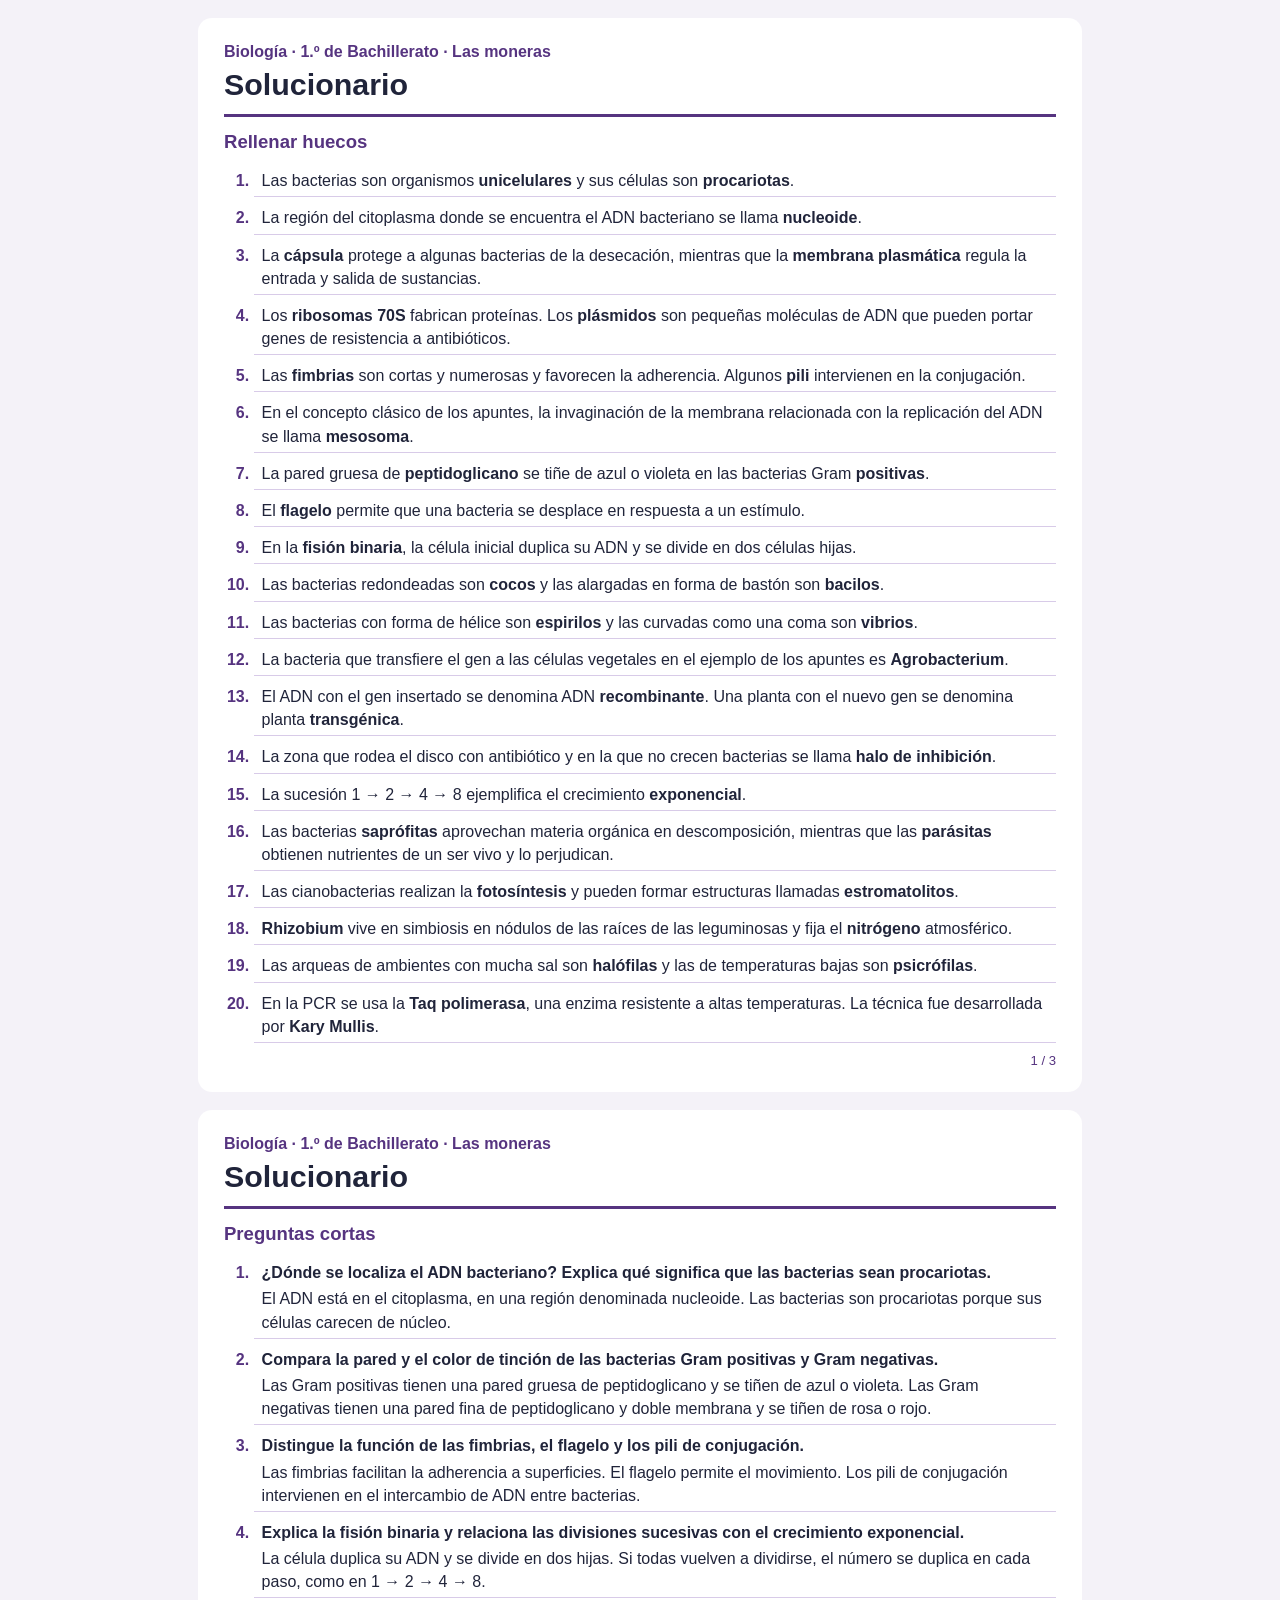
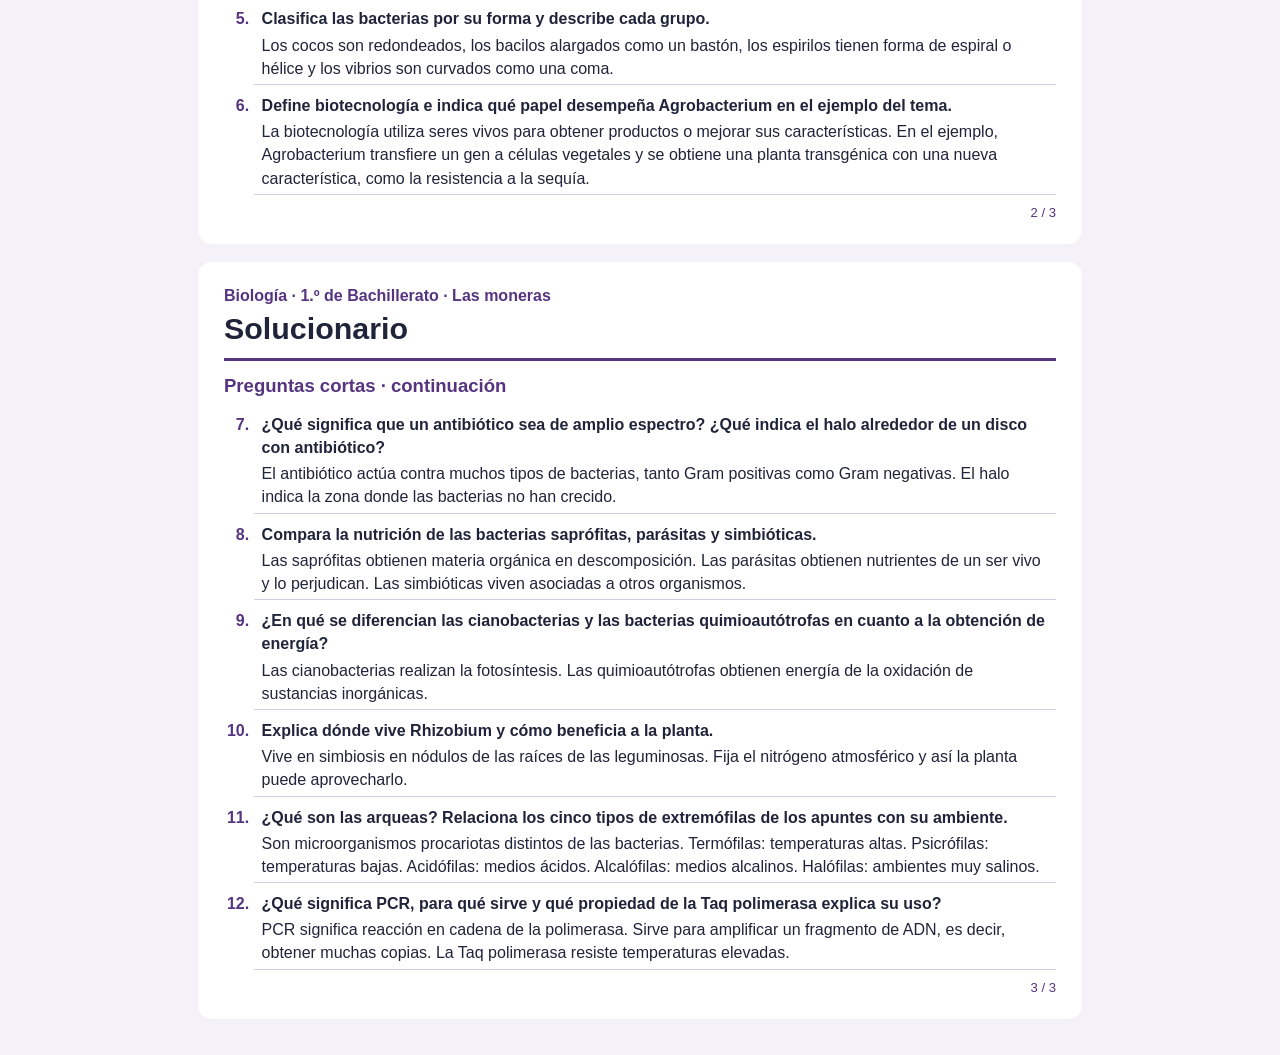
<file: materiales/03_solucionario_moneras.html>
<!doctype html><html lang="es"><head><meta charset="utf-8"><meta name="viewport" content="width=device-width, initial-scale=1"><title>Solucionario · Las moneras</title><style>*{box-sizing:border-box}html{font:16px/1.45 "Segoe UI",Arial,sans-serif;background:#f4f2f8;color:#20243a}body{margin:0;--accent:#563480;--wash:#f0eaf9;--line:#d8cbe8}body.green{--accent:#166054;--wash:#e5f4ef;--line:#bddbd1}main{max-width:920px;margin:auto;padding:18px}.sheet{background:white;padding:22px 26px;margin:0 0 18px;border-radius:14px}header{border-bottom:3px solid var(--accent);padding-bottom:11px;margin-bottom:12px}h1,h2,p{margin:0}h1{font-size:1.9em;line-height:1.12;margin:4px 0 2px}header strong,.topic,summary,footer{color:var(--accent)}.intro{margin:8px 0 13px}.actions{display:flex;flex-wrap:wrap;gap:8px;margin:12px 0}button{font:inherit;font-weight:600;cursor:pointer;color:var(--accent);background:var(--wash);border:1px solid var(--line);padding:7px 12px;border-radius:6px}button[type=submit]{background:var(--accent);color:white}.status{min-height:1.5em}ol{padding-left:1.85em;margin:0}li{padding:5px 8px 7px;margin:0 0 6px;border-bottom:1px solid var(--line)}li::marker{color:var(--accent);font-weight:700}.topic{display:block;font-size:.82em;font-weight:700}.slot{display:inline-block;max-width:100%;vertical-align:baseline}.blank{font:inherit;color:inherit;border:1px solid var(--line);border-radius:5px;width:13em;max-width:100%;padding:2px 5px;margin:2px 1px}input[data-state=ok]{border-color:#27674f;background:#e4f5eb}input[data-state=error]{border-color:#a12e39;background:#fff0f1}input[data-state=shown]{background:var(--wash)}.mark{display:block;font-size:.74em;font-weight:700;color:var(--accent)}.mark:empty{display:none}textarea{display:block;width:100%;min-height:5rem;resize:vertical;font:inherit;margin:6px 0;border:1px solid var(--line);border-radius:5px;padding:7px}details{padding:5px 9px;background:var(--wash);border-radius:5px}summary{font-weight:700;cursor:pointer}details p{padding:4px 0}h2{font-size:1.16em;color:var(--accent);margin:10px 0}.answer{margin:3px 0 0}.answer-key li{padding-top:3px;padding-bottom:4px}.print-only{display:none}footer{text-align:right;font-size:.82em;margin-top:8px}@media(max-width:540px){main{padding:8px}.sheet{padding:14px}ol{padding-left:1.4em}.blank{width:10em}}@page{size:A4;margin:12mm 14mm}@media print{html{background:white;font-size:11pt;line-height:1.37}*{print-color-adjust:exact}main,.sheet{padding:0;margin:0}.sheet+.sheet{break-before:page}.screen-only,input,.mark,textarea,details{display:none!important}.print-only{display:initial}.write{display:inline-block;width:46mm;border-bottom:1px solid #50576a;height:.9em}.lines{display:block;height:39mm;background:repeating-linear-gradient(to bottom,transparent 0,transparent calc(9mm - .35pt),#9b9da7 calc(9mm - .35pt),#9b9da7 9mm);margin:1mm 0 2mm}li{break-inside:avoid}.short li{margin-bottom:7px}.answer-key li{margin-bottom:3px}}</style></head><body class=""><main><article class="sheet"><header><strong>Biología · 1.º de Bachillerato · Las moneras</strong><h1>Solucionario</h1></header><h2>Rellenar huecos</h2><ol start="1" class="answer-key"><li>Las bacterias son organismos <strong>unicelulares</strong> y sus células son <strong>procariotas</strong>.</li><li>La región del citoplasma donde se encuentra el ADN bacteriano se llama <strong>nucleoide</strong>.</li><li>La <strong>cápsula</strong> protege a algunas bacterias de la desecación, mientras que la <strong>membrana plasmática</strong> regula la entrada y salida de sustancias.</li><li>Los <strong>ribosomas 70S</strong> fabrican proteínas. Los <strong>plásmidos</strong> son pequeñas moléculas de ADN que pueden portar genes de resistencia a antibióticos.</li><li>Las <strong>fimbrias</strong> son cortas y numerosas y favorecen la adherencia. Algunos <strong>pili</strong> intervienen en la conjugación.</li><li>En el concepto clásico de los apuntes, la invaginación de la membrana relacionada con la replicación del ADN se llama <strong>mesosoma</strong>.</li><li>La pared gruesa de <strong>peptidoglicano</strong> se tiñe de azul o violeta en las bacterias Gram <strong>positivas</strong>.</li><li>El <strong>flagelo</strong> permite que una bacteria se desplace en respuesta a un estímulo.</li><li>En la <strong>fisión binaria</strong>, la célula inicial duplica su ADN y se divide en dos células hijas.</li><li>Las bacterias redondeadas son <strong>cocos</strong> y las alargadas en forma de bastón son <strong>bacilos</strong>.</li><li>Las bacterias con forma de hélice son <strong>espirilos</strong> y las curvadas como una coma son <strong>vibrios</strong>.</li><li>La bacteria que transfiere el gen a las células vegetales en el ejemplo de los apuntes es <strong>Agrobacterium</strong>.</li><li>El ADN con el gen insertado se denomina ADN <strong>recombinante</strong>. Una planta con el nuevo gen se denomina planta <strong>transgénica</strong>.</li><li>La zona que rodea el disco con antibiótico y en la que no crecen bacterias se llama <strong>halo de inhibición</strong>.</li><li>La sucesión 1 → 2 → 4 → 8 ejemplifica el crecimiento <strong>exponencial</strong>.</li><li>Las bacterias <strong>saprófitas</strong> aprovechan materia orgánica en descomposición, mientras que las <strong>parásitas</strong> obtienen nutrientes de un ser vivo y lo perjudican.</li><li>Las cianobacterias realizan la <strong>fotosíntesis</strong> y pueden formar estructuras llamadas <strong>estromatolitos</strong>.</li><li><strong>Rhizobium</strong> vive en simbiosis en nódulos de las raíces de las leguminosas y fija el <strong>nitrógeno</strong> atmosférico.</li><li>Las arqueas de ambientes con mucha sal son <strong>halófilas</strong> y las de temperaturas bajas son <strong>psicrófilas</strong>.</li><li>En la PCR se usa la <strong>Taq polimerasa</strong>, una enzima resistente a altas temperaturas. La técnica fue desarrollada por <strong>Kary Mullis</strong>.</li></ol><footer>1 / 3</footer></article><article class="sheet"><header><strong>Biología · 1.º de Bachillerato · Las moneras</strong><h1>Solucionario</h1></header><h2>Preguntas cortas</h2><ol start="1" class="answer-key"><li><strong>¿Dónde se localiza el ADN bacteriano? Explica qué significa que las bacterias sean procariotas.</strong><p class="answer">El ADN está en el citoplasma, en una región denominada nucleoide. Las bacterias son procariotas porque sus células carecen de núcleo.</p></li><li><strong>Compara la pared y el color de tinción de las bacterias Gram positivas y Gram negativas.</strong><p class="answer">Las Gram positivas tienen una pared gruesa de peptidoglicano y se tiñen de azul o violeta. Las Gram negativas tienen una pared fina de peptidoglicano y doble membrana y se tiñen de rosa o rojo.</p></li><li><strong>Distingue la función de las fimbrias, el flagelo y los pili de conjugación.</strong><p class="answer">Las fimbrias facilitan la adherencia a superficies. El flagelo permite el movimiento. Los pili de conjugación intervienen en el intercambio de ADN entre bacterias.</p></li><li><strong>Explica la fisión binaria y relaciona las divisiones sucesivas con el crecimiento exponencial.</strong><p class="answer">La célula duplica su ADN y se divide en dos hijas. Si todas vuelven a dividirse, el número se duplica en cada paso, como en 1 → 2 → 4 → 8.</p></li><li><strong>Clasifica las bacterias por su forma y describe cada grupo.</strong><p class="answer">Los cocos son redondeados, los bacilos alargados como un bastón, los espirilos tienen forma de espiral o hélice y los vibrios son curvados como una coma.</p></li><li><strong>Define biotecnología e indica qué papel desempeña Agrobacterium en el ejemplo del tema.</strong><p class="answer">La biotecnología utiliza seres vivos para obtener productos o mejorar sus características. En el ejemplo, Agrobacterium transfiere un gen a células vegetales y se obtiene una planta transgénica con una nueva característica, como la resistencia a la sequía.</p></li></ol><footer>2 / 3</footer></article><article class="sheet"><header><strong>Biología · 1.º de Bachillerato · Las moneras</strong><h1>Solucionario</h1></header><h2>Preguntas cortas · continuación</h2><ol start="7" class="answer-key"><li><strong>¿Qué significa que un antibiótico sea de amplio espectro? ¿Qué indica el halo alrededor de un disco con antibiótico?</strong><p class="answer">El antibiótico actúa contra muchos tipos de bacterias, tanto Gram positivas como Gram negativas. El halo indica la zona donde las bacterias no han crecido.</p></li><li><strong>Compara la nutrición de las bacterias saprófitas, parásitas y simbióticas.</strong><p class="answer">Las saprófitas obtienen materia orgánica en descomposición. Las parásitas obtienen nutrientes de un ser vivo y lo perjudican. Las simbióticas viven asociadas a otros organismos.</p></li><li><strong>¿En qué se diferencian las cianobacterias y las bacterias quimioautótrofas en cuanto a la obtención de energía?</strong><p class="answer">Las cianobacterias realizan la fotosíntesis. Las quimioautótrofas obtienen energía de la oxidación de sustancias inorgánicas.</p></li><li><strong>Explica dónde vive Rhizobium y cómo beneficia a la planta.</strong><p class="answer">Vive en simbiosis en nódulos de las raíces de las leguminosas. Fija el nitrógeno atmosférico y así la planta puede aprovecharlo.</p></li><li><strong>¿Qué son las arqueas? Relaciona los cinco tipos de extremófilas de los apuntes con su ambiente.</strong><p class="answer">Son microorganismos procariotas distintos de las bacterias. Termófilas: temperaturas altas. Psicrófilas: temperaturas bajas. Acidófilas: medios ácidos. Alcalófilas: medios alcalinos. Halófilas: ambientes muy salinos.</p></li><li><strong>¿Qué significa PCR, para qué sirve y qué propiedad de la Taq polimerasa explica su uso?</strong><p class="answer">PCR significa reacción en cadena de la polimerasa. Sirve para amplificar un fragmento de ADN, es decir, obtener muchas copias. La Taq polimerasa resiste temperaturas elevadas.</p></li></ol><footer>3 / 3</footer></article></main></body></html>
</file>
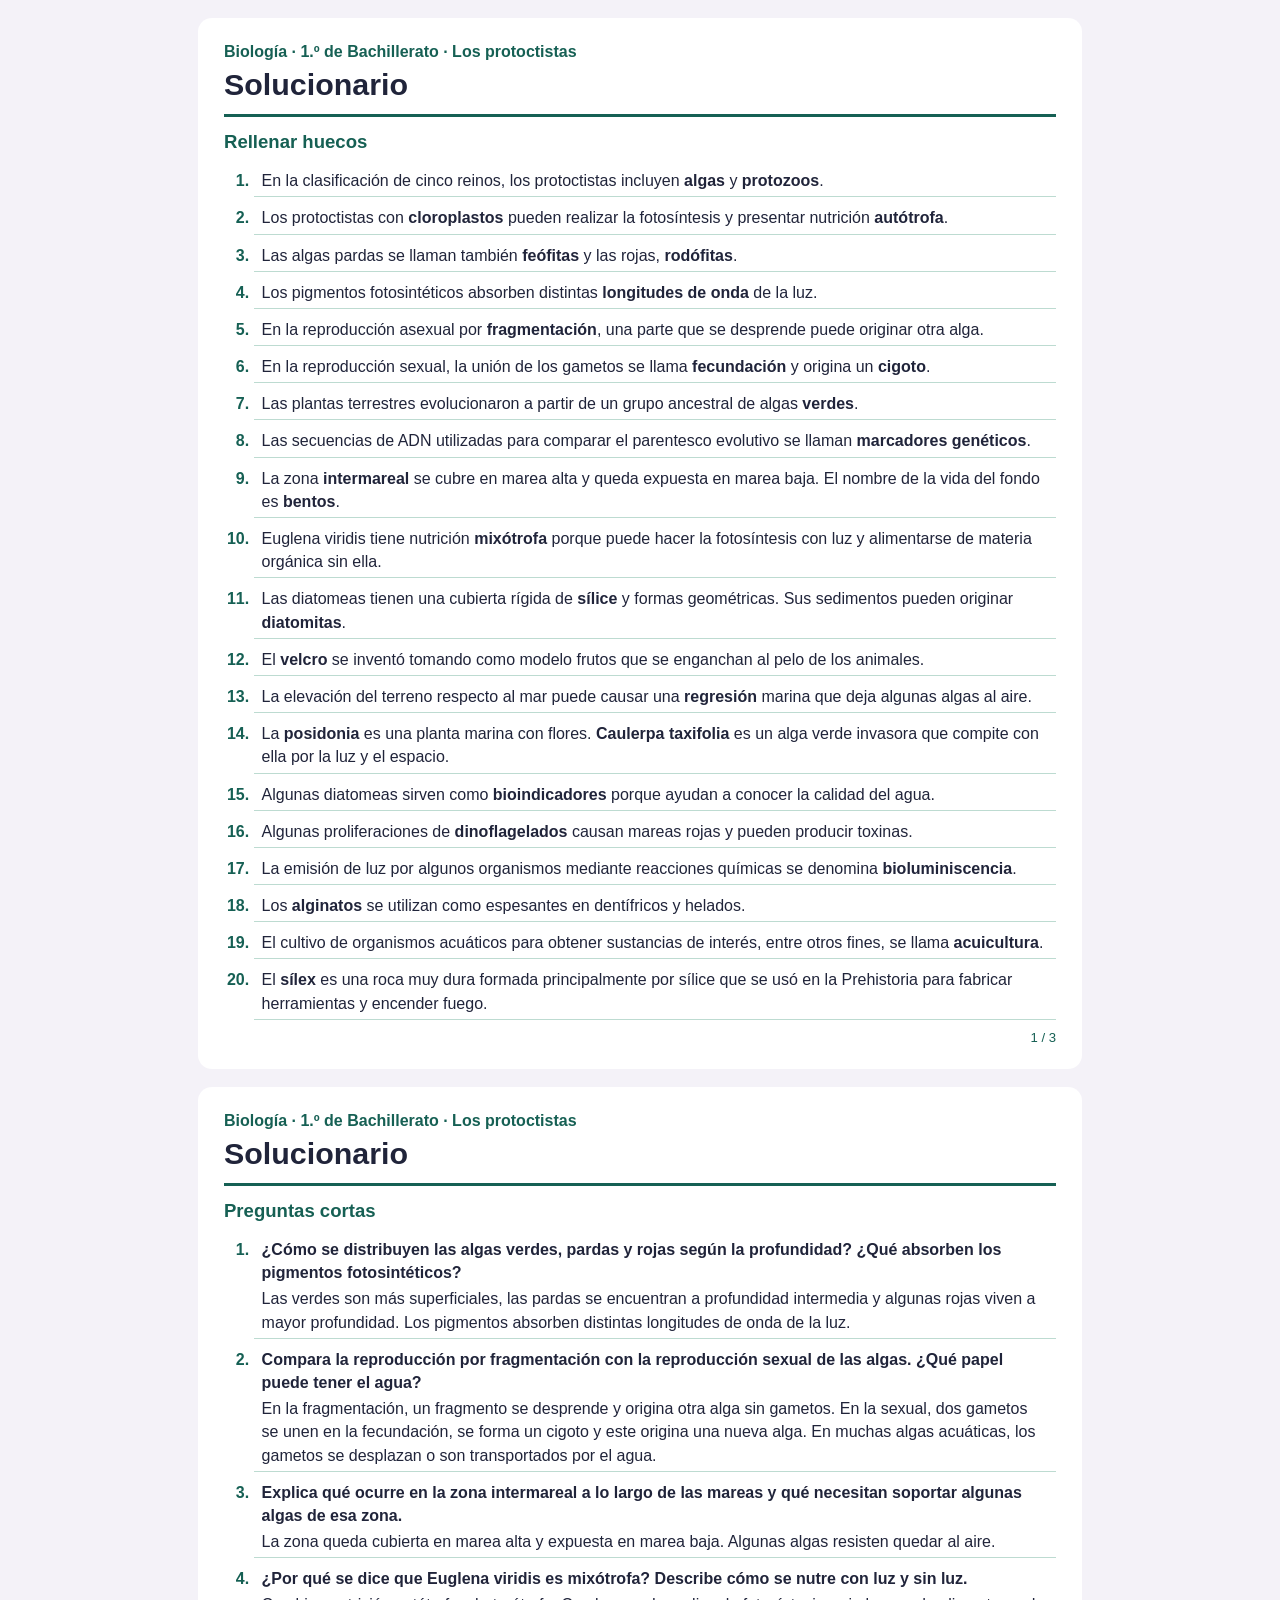
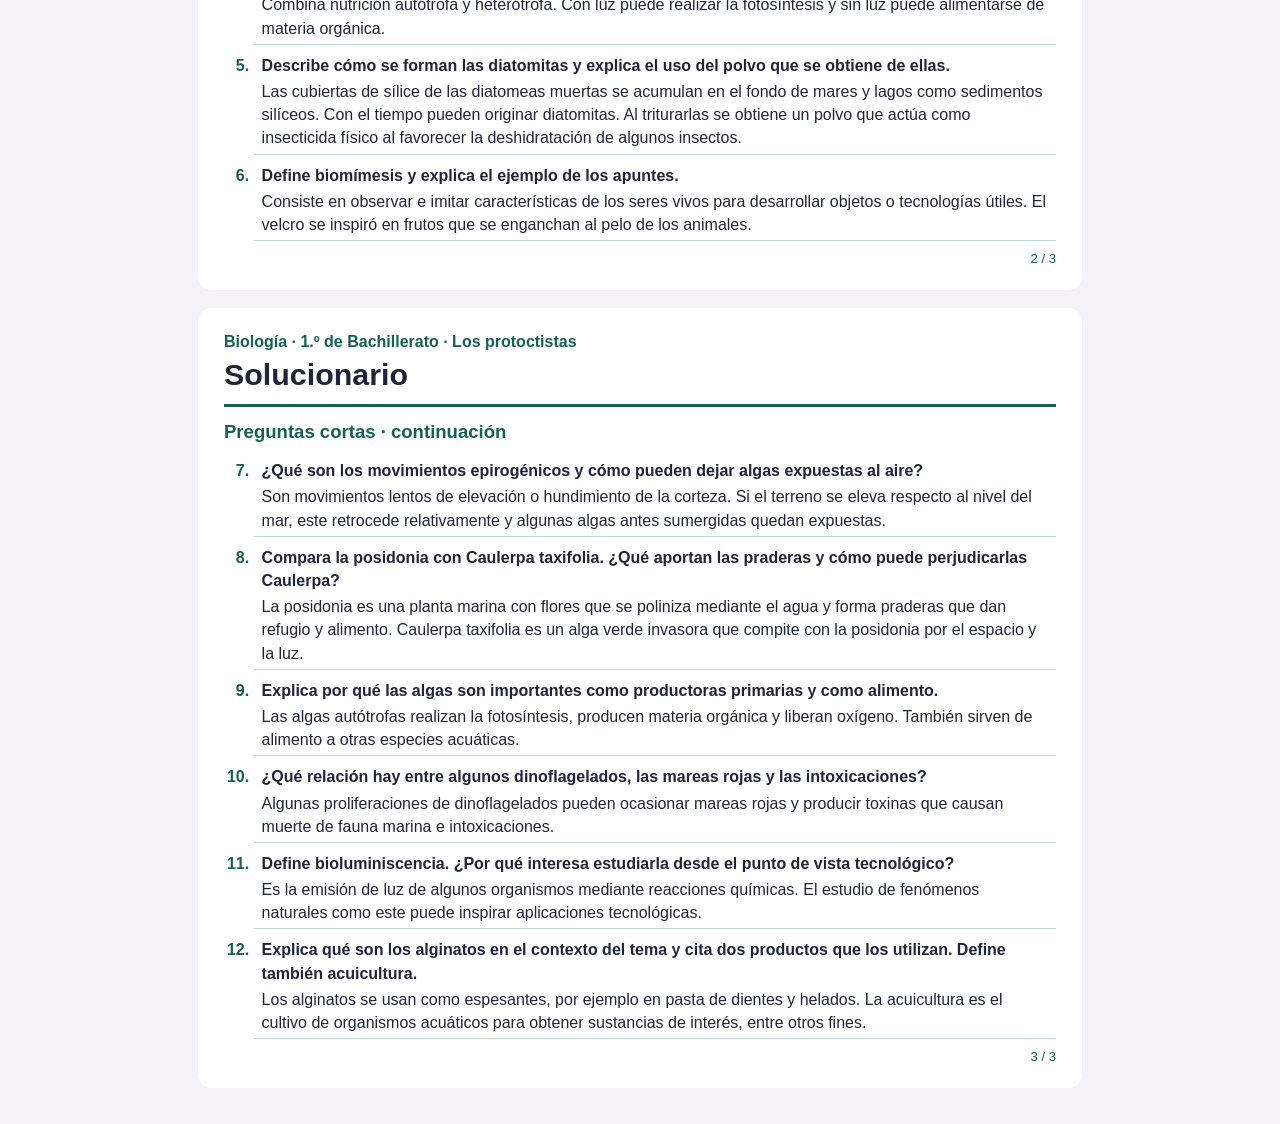
<file: materiales/03_solucionario_protoctistas.html>
<!doctype html><html lang="es"><head><meta charset="utf-8"><meta name="viewport" content="width=device-width, initial-scale=1"><title>Solucionario · Los protoctistas</title><style>*{box-sizing:border-box}html{font:16px/1.45 "Segoe UI",Arial,sans-serif;background:#f4f2f8;color:#20243a}body{margin:0;--accent:#563480;--wash:#f0eaf9;--line:#d8cbe8}body.green{--accent:#166054;--wash:#e5f4ef;--line:#bddbd1}main{max-width:920px;margin:auto;padding:18px}.sheet{background:white;padding:22px 26px;margin:0 0 18px;border-radius:14px}header{border-bottom:3px solid var(--accent);padding-bottom:11px;margin-bottom:12px}h1,h2,p{margin:0}h1{font-size:1.9em;line-height:1.12;margin:4px 0 2px}header strong,.topic,summary,footer{color:var(--accent)}.intro{margin:8px 0 13px}.actions{display:flex;flex-wrap:wrap;gap:8px;margin:12px 0}button{font:inherit;font-weight:600;cursor:pointer;color:var(--accent);background:var(--wash);border:1px solid var(--line);padding:7px 12px;border-radius:6px}button[type=submit]{background:var(--accent);color:white}.status{min-height:1.5em}ol{padding-left:1.85em;margin:0}li{padding:5px 8px 7px;margin:0 0 6px;border-bottom:1px solid var(--line)}li::marker{color:var(--accent);font-weight:700}.topic{display:block;font-size:.82em;font-weight:700}.slot{display:inline-block;max-width:100%;vertical-align:baseline}.blank{font:inherit;color:inherit;border:1px solid var(--line);border-radius:5px;width:13em;max-width:100%;padding:2px 5px;margin:2px 1px}input[data-state=ok]{border-color:#27674f;background:#e4f5eb}input[data-state=error]{border-color:#a12e39;background:#fff0f1}input[data-state=shown]{background:var(--wash)}.mark{display:block;font-size:.74em;font-weight:700;color:var(--accent)}.mark:empty{display:none}textarea{display:block;width:100%;min-height:5rem;resize:vertical;font:inherit;margin:6px 0;border:1px solid var(--line);border-radius:5px;padding:7px}details{padding:5px 9px;background:var(--wash);border-radius:5px}summary{font-weight:700;cursor:pointer}details p{padding:4px 0}h2{font-size:1.16em;color:var(--accent);margin:10px 0}.answer{margin:3px 0 0}.answer-key li{padding-top:3px;padding-bottom:4px}.print-only{display:none}footer{text-align:right;font-size:.82em;margin-top:8px}@media(max-width:540px){main{padding:8px}.sheet{padding:14px}ol{padding-left:1.4em}.blank{width:10em}}@page{size:A4;margin:12mm 14mm}@media print{html{background:white;font-size:11pt;line-height:1.37}*{print-color-adjust:exact}main,.sheet{padding:0;margin:0}.sheet+.sheet{break-before:page}.screen-only,input,.mark,textarea,details{display:none!important}.print-only{display:initial}.write{display:inline-block;width:46mm;border-bottom:1px solid #50576a;height:.9em}.lines{display:block;height:39mm;background:repeating-linear-gradient(to bottom,transparent 0,transparent calc(9mm - .35pt),#9b9da7 calc(9mm - .35pt),#9b9da7 9mm);margin:1mm 0 2mm}li{break-inside:avoid}.short li{margin-bottom:7px}.answer-key li{margin-bottom:3px}}</style></head><body class="green"><main><article class="sheet"><header><strong>Biología · 1.º de Bachillerato · Los protoctistas</strong><h1>Solucionario</h1></header><h2>Rellenar huecos</h2><ol start="1" class="answer-key"><li>En la clasificación de cinco reinos, los protoctistas incluyen <strong>algas</strong> y <strong>protozoos</strong>.</li><li>Los protoctistas con <strong>cloroplastos</strong> pueden realizar la fotosíntesis y presentar nutrición <strong>autótrofa</strong>.</li><li>Las algas pardas se llaman también <strong>feófitas</strong> y las rojas, <strong>rodófitas</strong>.</li><li>Los pigmentos fotosintéticos absorben distintas <strong>longitudes de onda</strong> de la luz.</li><li>En la reproducción asexual por <strong>fragmentación</strong>, una parte que se desprende puede originar otra alga.</li><li>En la reproducción sexual, la unión de los gametos se llama <strong>fecundación</strong> y origina un <strong>cigoto</strong>.</li><li>Las plantas terrestres evolucionaron a partir de un grupo ancestral de algas <strong>verdes</strong>.</li><li>Las secuencias de ADN utilizadas para comparar el parentesco evolutivo se llaman <strong>marcadores genéticos</strong>.</li><li>La zona <strong>intermareal</strong> se cubre en marea alta y queda expuesta en marea baja. El nombre de la vida del fondo es <strong>bentos</strong>.</li><li>Euglena viridis tiene nutrición <strong>mixótrofa</strong> porque puede hacer la fotosíntesis con luz y alimentarse de materia orgánica sin ella.</li><li>Las diatomeas tienen una cubierta rígida de <strong>sílice</strong> y formas geométricas. Sus sedimentos pueden originar <strong>diatomitas</strong>.</li><li>El <strong>velcro</strong> se inventó tomando como modelo frutos que se enganchan al pelo de los animales.</li><li>La elevación del terreno respecto al mar puede causar una <strong>regresión</strong> marina que deja algunas algas al aire.</li><li>La <strong>posidonia</strong> es una planta marina con flores. <strong>Caulerpa taxifolia</strong> es un alga verde invasora que compite con ella por la luz y el espacio.</li><li>Algunas diatomeas sirven como <strong>bioindicadores</strong> porque ayudan a conocer la calidad del agua.</li><li>Algunas proliferaciones de <strong>dinoflagelados</strong> causan mareas rojas y pueden producir toxinas.</li><li>La emisión de luz por algunos organismos mediante reacciones químicas se denomina <strong>bioluminiscencia</strong>.</li><li>Los <strong>alginatos</strong> se utilizan como espesantes en dentífricos y helados.</li><li>El cultivo de organismos acuáticos para obtener sustancias de interés, entre otros fines, se llama <strong>acuicultura</strong>.</li><li>El <strong>sílex</strong> es una roca muy dura formada principalmente por sílice que se usó en la Prehistoria para fabricar herramientas y encender fuego.</li></ol><footer>1 / 3</footer></article><article class="sheet"><header><strong>Biología · 1.º de Bachillerato · Los protoctistas</strong><h1>Solucionario</h1></header><h2>Preguntas cortas</h2><ol start="1" class="answer-key"><li><strong>¿Cómo se distribuyen las algas verdes, pardas y rojas según la profundidad? ¿Qué absorben los pigmentos fotosintéticos?</strong><p class="answer">Las verdes son más superficiales, las pardas se encuentran a profundidad intermedia y algunas rojas viven a mayor profundidad. Los pigmentos absorben distintas longitudes de onda de la luz.</p></li><li><strong>Compara la reproducción por fragmentación con la reproducción sexual de las algas. ¿Qué papel puede tener el agua?</strong><p class="answer">En la fragmentación, un fragmento se desprende y origina otra alga sin gametos. En la sexual, dos gametos se unen en la fecundación, se forma un cigoto y este origina una nueva alga. En muchas algas acuáticas, los gametos se desplazan o son transportados por el agua.</p></li><li><strong>Explica qué ocurre en la zona intermareal a lo largo de las mareas y qué necesitan soportar algunas algas de esa zona.</strong><p class="answer">La zona queda cubierta en marea alta y expuesta en marea baja. Algunas algas resisten quedar al aire.</p></li><li><strong>¿Por qué se dice que Euglena viridis es mixótrofa? Describe cómo se nutre con luz y sin luz.</strong><p class="answer">Combina nutrición autótrofa y heterótrofa. Con luz puede realizar la fotosíntesis y sin luz puede alimentarse de materia orgánica.</p></li><li><strong>Describe cómo se forman las diatomitas y explica el uso del polvo que se obtiene de ellas.</strong><p class="answer">Las cubiertas de sílice de las diatomeas muertas se acumulan en el fondo de mares y lagos como sedimentos silíceos. Con el tiempo pueden originar diatomitas. Al triturarlas se obtiene un polvo que actúa como insecticida físico al favorecer la deshidratación de algunos insectos.</p></li><li><strong>Define biomímesis y explica el ejemplo de los apuntes.</strong><p class="answer">Consiste en observar e imitar características de los seres vivos para desarrollar objetos o tecnologías útiles. El velcro se inspiró en frutos que se enganchan al pelo de los animales.</p></li></ol><footer>2 / 3</footer></article><article class="sheet"><header><strong>Biología · 1.º de Bachillerato · Los protoctistas</strong><h1>Solucionario</h1></header><h2>Preguntas cortas · continuación</h2><ol start="7" class="answer-key"><li><strong>¿Qué son los movimientos epirogénicos y cómo pueden dejar algas expuestas al aire?</strong><p class="answer">Son movimientos lentos de elevación o hundimiento de la corteza. Si el terreno se eleva respecto al nivel del mar, este retrocede relativamente y algunas algas antes sumergidas quedan expuestas.</p></li><li><strong>Compara la posidonia con Caulerpa taxifolia. ¿Qué aportan las praderas y cómo puede perjudicarlas Caulerpa?</strong><p class="answer">La posidonia es una planta marina con flores que se poliniza mediante el agua y forma praderas que dan refugio y alimento. Caulerpa taxifolia es un alga verde invasora que compite con la posidonia por el espacio y la luz.</p></li><li><strong>Explica por qué las algas son importantes como productoras primarias y como alimento.</strong><p class="answer">Las algas autótrofas realizan la fotosíntesis, producen materia orgánica y liberan oxígeno. También sirven de alimento a otras especies acuáticas.</p></li><li><strong>¿Qué relación hay entre algunos dinoflagelados, las mareas rojas y las intoxicaciones?</strong><p class="answer">Algunas proliferaciones de dinoflagelados pueden ocasionar mareas rojas y producir toxinas que causan muerte de fauna marina e intoxicaciones.</p></li><li><strong>Define bioluminiscencia. ¿Por qué interesa estudiarla desde el punto de vista tecnológico?</strong><p class="answer">Es la emisión de luz de algunos organismos mediante reacciones químicas. El estudio de fenómenos naturales como este puede inspirar aplicaciones tecnológicas.</p></li><li><strong>Explica qué son los alginatos en el contexto del tema y cita dos productos que los utilizan. Define también acuicultura.</strong><p class="answer">Los alginatos se usan como espesantes, por ejemplo en pasta de dientes y helados. La acuicultura es el cultivo de organismos acuáticos para obtener sustancias de interés, entre otros fines.</p></li></ol><footer>3 / 3</footer></article></main></body></html>
</file>
<file: estilos.css>
:root{font:16px/1.5 "Segoe UI",Arial,sans-serif;color:#20263a;background:#f7f7fc;--accent:#56377b;--tint:#f2eafa;--line:#ded6ec}*{box-sizing:border-box}[hidden]{display:none!important}body{margin:0}a{color:var(--accent)}a:focus-visible,button:focus-visible{outline:3px solid #288477;outline-offset:4px}.ancho{max-width:1120px;margin:auto;padding-inline:24px}.barra{background:#fff;border-bottom:1px solid #e4dfeb}.marca,.marca nav,.progreso-cab,#apartados,#barra-material{display:flex;align-items:center;gap:12px;flex-wrap:wrap}.marca,.progreso-cab{justify-content:space-between}.marca{min-height:64px}.logotipo{font-size:1.22rem;font-weight:800;text-decoration:none;color:#28233d}.logotipo span{color:#714ba0}.marca nav a,#apartados a,.boton,button{display:inline-block;text-decoration:none;border-radius:9px;padding:7px 12px;font:inherit;font-weight:650}.marca nav a[aria-current],#apartados a[aria-current]{background:var(--tint);color:var(--accent)}.portada{margin:32px 0 22px;padding:28px 34px;border-radius:22px;background:linear-gradient(105deg,#eee5fa,#e9f6ef)}.nivel{font-size:.92rem;color:#56377b;font-weight:750}.portada h1{margin:.15em 0;font-size:clamp(1.55rem,4vw,3.3rem);letter-spacing:-.038em;line-height:1.11}.portada h1 span{font-size:.63em;letter-spacing:-.012em;display:inline-block}.portada p{margin:5px 0}.tarjetas,.resultados{display:grid;grid-template-columns:repeat(2,minmax(0,1fr));gap:16px}.tarjeta,.panel,.progreso{background:white;border:1px solid #e5dfed;border-radius:17px}.tarjeta{display:grid;grid-template-columns:1fr minmax(110px,35%);align-items:center;gap:10px;padding:22px;border-top:4px solid var(--accent)}.verde{--accent:#155f52;--tint:#e5f4ee;--line:#beded2}.tarjeta h2,.progreso h2,.resultado h3{margin:0}.tarjeta p{margin:5px 0 11px}.tarjeta img{width:100%;max-height:128px;object-fit:contain;border-radius:10px}.icono{display:inline-grid;place-items:center;background:var(--tint);color:var(--accent);width:30px;height:30px;border-radius:7px;margin-right:4px;font-weight:750}.boton,button{border:1px solid var(--line);background:var(--tint);color:var(--accent);cursor:pointer}.principal{background:var(--accent);color:#fff;border-color:var(--accent)}.cabecera-tema{margin:22px 0 12px}.cabecera-tema h1{font-size:clamp(1.8rem,5vw,2.8rem);margin:2px 0 8px}#apartados{gap:4px;border-bottom:1px solid var(--line);padding-bottom:9px}#barra-material{padding:4px 0 12px}.puntaje{margin:0;font-weight:650}.panel{overflow:hidden}.panel iframe{display:block;border:0;width:100%;height:clamp(460px,74vh,900px);background:#fff}.videos{padding:25px}.videos h2{margin:0}.progreso{padding:18px;margin:22px 0 28px}.progreso-cab{margin-bottom:12px}.resultado{padding:12px 14px;border-radius:11px;background:var(--tint)}.resultado h3{font-size:1.03rem;color:var(--accent)}.resultado p{margin:4px 0}.resultado dl{display:grid;grid-template-columns:1fr auto;gap:2px 10px;margin:6px 0 0}.resultado dd{margin:0;font-weight:700;text-align:right}#aviso-datos{margin:0 0 10px;color:#714b19}@media(max-width:650px){.ancho{padding-inline:12px}.portada{padding:20px;margin-top:18px}.tarjetas,.resultados{grid-template-columns:1fr}.marca{padding-block:7px;gap:3px}.marca nav{gap:2px}.marca nav a,#apartados a{padding:5px 7px}.tarjeta{padding:16px}}
.portada {
  display: grid;
  grid-template-columns: minmax(0, 1fr) minmax(0, 1.15fr);
  align-items: center;
  overflow: hidden;
  padding: 0;
  background: #142f29;
  color: #fff;
}

.portada-texto { padding: clamp(1.5rem, 4.5vw, 3.5rem); }
.portada .nivel { color: #caf1bf; font-size: 1rem; }
.portada h1 {
  font-family: Georgia, serif;
  font-size: clamp(2.5rem, 6vw, 5rem);
  line-height: .98;
  margin-block: .22em .3em;
}
.portada img { display: block; width: 100%; height: 100%; min-height: 18rem; object-fit: cover; }
.titulo-reinos { margin-bottom: .25rem; }
.introduccion { max-width: 75ch; margin: 0 0 1.25rem; }
.ocre { --accent: #775110; --tint: #fbf1dc; --line: #ead49e; }
.terracota { --accent: #91422e; --tint: #fcece5; --line: #edc8bc; }
.tarjeta:has(> div:only-child) { grid-template-columns: 1fr; }
.resumen { max-width: 75ch; padding: clamp(1rem, 4vw, 2rem); }
.resumen h2 { margin-top: 0; }
.resumen h3 { margin-bottom: .25rem; color: var(--accent); }
.resumen p { margin-top: 0; }

@media (max-width: 700px) {
  .portada { grid-template-columns: 1fr; padding: 0; }
  .portada img { height: auto; min-height: 0; aspect-ratio: 16/9; }
}
</file>
